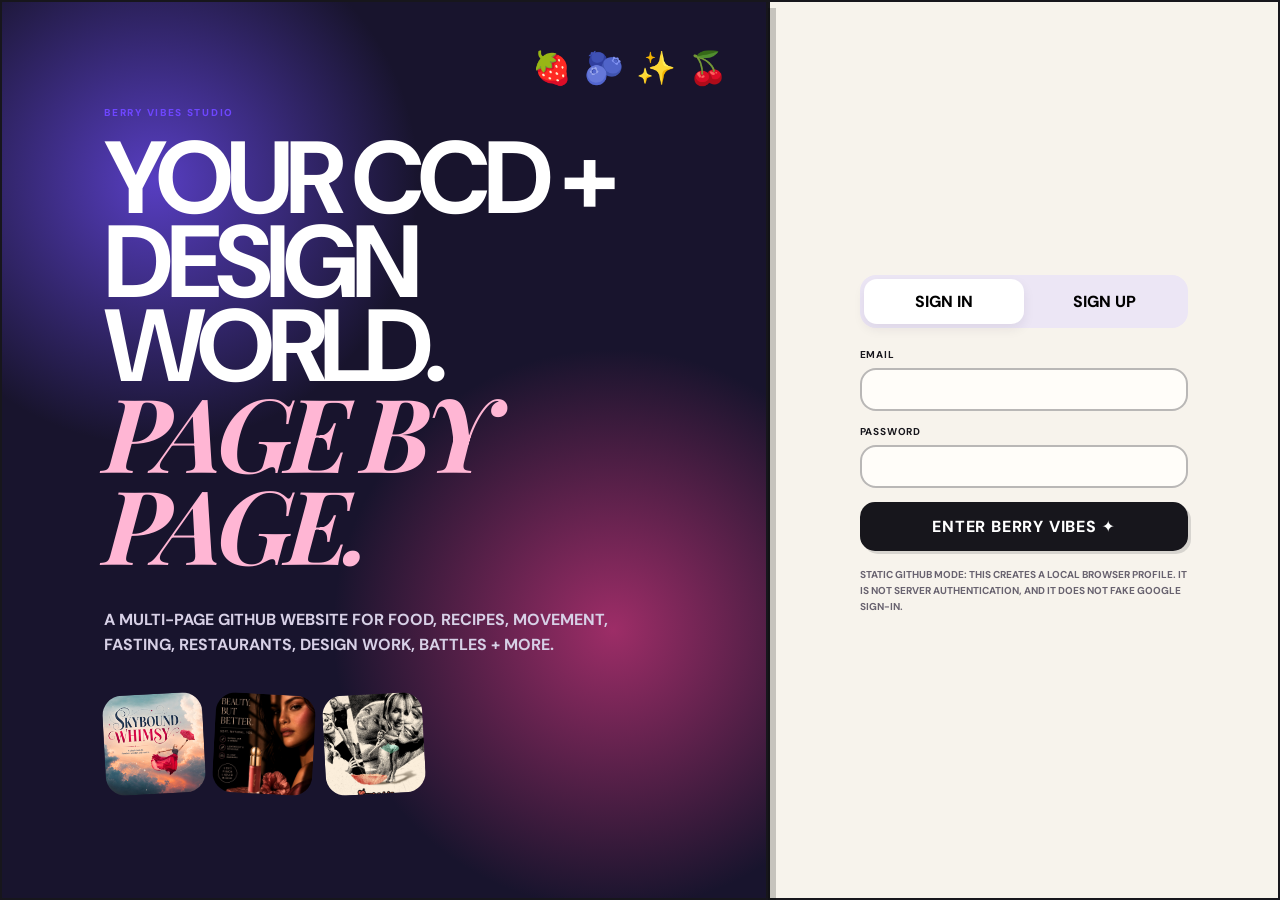
<file: index.html>
<!doctype html>
<html lang="en"><head><meta charset="utf-8"><meta name="viewport" content="width=device-width,initial-scale=1">
<meta name="theme-color" content="#6e46ff"><meta name="description" content="Berry Vibes Studio — playful multi-page Cozy Core Diet website.">
<title>TODAY, BUT MAKE IT BERRY. · Berry Vibes Studio</title>
<link rel="preconnect" href="https://fonts.googleapis.com"><link rel="preconnect" href="https://fonts.gstatic.com" crossorigin>
<link href="https://fonts.googleapis.com/css2?family=DM+Sans:wght@500;600;700;800&family=Playfair+Display:ital,wght@0,700;1,700&display=swap" rel="stylesheet">
<link rel="stylesheet" href="style.css"></head>
<body data-page="index">
<div class="grain" aria-hidden="true"></div><div class="cursor-glow" id="cursorGlow" aria-hidden="true"></div>
<header class="rail topbar kinetic-topbar">
  <a class="brand-lockup" href="index.html" aria-label="Berry Vibes Studio home"><span class="berry-mark">BV</span><span><b>BERRY VIBES</b><small>CCD × DESIGN STUDIO</small></span></a>
  <nav class="rail-nav" aria-label="Website pages"><a class="nav-link active" href="index.html"><span>✨</span><b>TODAY</b></a><a class="nav-link " href="foods.html"><span>🍽️</span><b>FOOD</b></a><a class="nav-link " href="recipes.html"><span>🧪</span><b>RECIPES</b></a><a class="nav-link " href="movement.html"><span>🚶🏽‍♀️</span><b>MOVE</b></a><a class="nav-link " href="fasting.html"><span>⏳</span><b>FAST</b></a><a class="nav-link " href="restaurants.html"><span>🍟</span><b>EAT OUT</b></a><a class="nav-link " href="battle.html"><span>🏆</span><b>BATTLE</b></a><a class="nav-link " href="shop.html"><span>🛍️</span><b>SHOP</b></a><a class="nav-link " href="facts.html"><span>💬</span><b>FACTS</b></a><a class="nav-link " href="about.html"><span>🎨</span><b>ABOUT</b></a><a class="nav-link " href="profile.html"><span>👤</span><b>PROFILE</b></a></nav>
  <div class="rail-foot"><a class="cart-mini" href="checkout.html" title="Checkout">🛒</a><button class="ghost-button compact" data-signout>↪ SIGN OUT</button></div>
</header>
<main class="page-shell">
  <header class="page-top"><div><span class="eyebrow" data-greeting>HELLO ✨</span><h1>TODAY, BUT MAKE IT BERRY.</h1><p>A focused dashboard — not a landing page. Your food, movement, water, fasting and next moves live here.</p></div><div class="profile-chip" data-profile-chip><span>🍓</span><b>BERRY PROFILE</b></div></header>
  
<section class="hero-panel dashboard-hero tilt-card"><div><span class="mini-kicker">DAILY BERRY BOARD</span><h2>YOUR DAY AT A GLANCE.</h2><p>Tap into another page when you want to log, build, compare, shop or customize. Nothing is crammed into one mega-page.</p></div><div class="orbit-badge"><span>✦</span><b id="todayDate">TODAY</b><small id="todayTime">--:--</small></div></section>

<section class="kinetic-playground panel" id="kineticPlayground">
  <div class="kinetic-copy"><span class="mini-kicker">PLAYABLE · NOT A GAME</span><h2>DRAG THE BERRY ORB.</h2><p>Move the orb around the board, tap a portal, or click the background for tiny sparkle bursts. It is pure interaction — no Berry Burst game.</p></div>
  <div class="orbit-board" id="orbitBoard" aria-label="Interactive draggable Berry Vibes orb"><button id="draggableBerry" class="draggable-berry" aria-label="Drag the berry orb">🍓<span>DRAG ME</span></button><i class="orbit-ring ring-a"></i><i class="orbit-ring ring-b"></i><i class="orbit-dot dot-a">✦</i><i class="orbit-dot dot-b">🫐</i><i class="orbit-dot dot-c">🍒</i></div>
</section>
<section class="stat-grid" id="dashboardStats"></section>
<section class="split-grid"><article class="panel"><div class="section-head"><div><span class="mini-kicker">HORIZONTAL MACRO TRACKER</span><h2>FOOD TOTALS</h2></div><span class="pill">2,100–2,150 KCAL REFERENCE</span></div><div id="macroBars" class="bars"></div><div class="maintenance-strip"><div><b id="maintenanceText">NO FOOD LOGGED YET.</b><small>MOVEMENT BURN STAYS SEPARATE.</small></div><div class="track"><span id="maintenanceFill"></span></div></div></article>
<article class="panel"><div class="section-head"><div><span class="mini-kicker">HORIZONTAL FOOD PYRAMID</span><h2>DAY MIX</h2></div><span class="pill mint">AUTO-SORTED</span></div><div id="pyramidBars" class="bars"></div></article></section>
<section class="panel"><div class="section-head"><div><span class="mini-kicker">AUTOMATIC CLICK-TIME LOGS</span><h2>RECENT ACTIVITY</h2></div><button class="ghost-button" id="clearToday">CLEAR TODAY</button></div><div id="recentLogs" class="log-list"></div></section>
<section class="panel choice-panel"><div class="section-head"><div><span class="mini-kicker">5 MULTIPLE CHOICES</span><h2>WHAT'S NEXT?</h2></div><span class="pill coral">PICK A PORTAL</span></div><div class="choice-grid"><a href="foods.html">A · LOG FOOD 🍽️</a><a href="recipes.html">B · BUILD A RECIPE 🧪</a><a href="movement.html">C · LOG MOVEMENT 🚶🏽‍♀️</a><a href="battle.html">D · START A BATTLE 🏆</a><a href="shop.html">E · BROWSE DESIGNS 🛍️</a></div></section>

  <footer class="make-footer"><span>🍓 ✦ 🫐 ✦ 🍒</span><strong>LET'S MAKE... 😋😍😎</strong></footer>
</main>
<div class="toast" id="toast" role="status" aria-live="polite"></div>
<script src="script.js"></script></body></html>
</file>
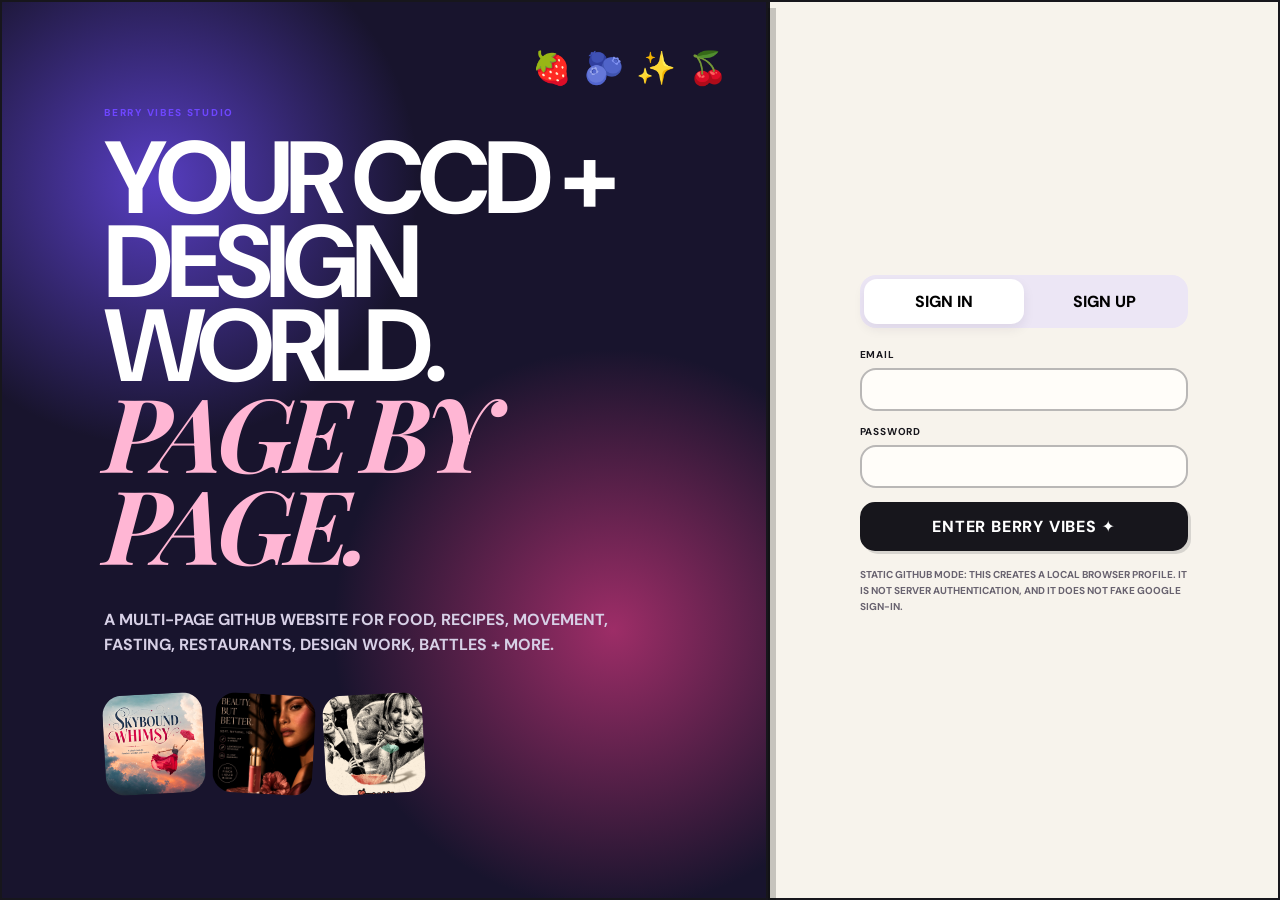
<file: about.html>
<!doctype html>
<html lang="en"><head><meta charset="utf-8"><meta name="viewport" content="width=device-width,initial-scale=1">
<meta name="theme-color" content="#6e46ff"><meta name="description" content="About Berry Vibes Studio — graphic design, interaction and Cozy Core Diet systems.">
<title>ABOUT BERRY VIBES STUDIO · Berry Vibes Studio</title>
<link rel="preconnect" href="https://fonts.googleapis.com"><link rel="preconnect" href="https://fonts.gstatic.com" crossorigin>
<link href="https://fonts.googleapis.com/css2?family=DM+Sans:wght@500;600;700;800&family=Playfair+Display:ital,wght@0,700;1,700&display=swap" rel="stylesheet">
<link rel="stylesheet" href="style.css"></head><body data-page="about">
<div class="grain" aria-hidden="true"></div><div class="cursor-glow" id="cursorGlow" aria-hidden="true"></div>
<header class="rail topbar kinetic-topbar">
  <a class="brand-lockup" href="index.html" aria-label="Berry Vibes Studio home"><span class="berry-mark">BV</span><span><b>BERRY VIBES</b><small>CCD × DESIGN STUDIO</small></span></a>
  <nav class="rail-nav" aria-label="Website pages"><a class="nav-link " href="index.html"><span>✨</span><b>TODAY</b></a><a class="nav-link " href="foods.html"><span>🍽️</span><b>FOOD</b></a><a class="nav-link " href="recipes.html"><span>🧪</span><b>RECIPES</b></a><a class="nav-link " href="movement.html"><span>🚶🏽‍♀️</span><b>MOVE</b></a><a class="nav-link " href="fasting.html"><span>⏳</span><b>FAST</b></a><a class="nav-link " href="restaurants.html"><span>🍟</span><b>EAT OUT</b></a><a class="nav-link " href="battle.html"><span>🏆</span><b>BATTLE</b></a><a class="nav-link " href="shop.html"><span>🛍️</span><b>SHOP</b></a><a class="nav-link " href="facts.html"><span>💬</span><b>FACTS</b></a><a class="nav-link active" href="about.html"><span>🎨</span><b>ABOUT</b></a><a class="nav-link " href="profile.html"><span>👤</span><b>PROFILE</b></a></nav>
  <div class="rail-foot"><a class="cart-mini" href="checkout.html" title="Checkout">🛒</a><button class="ghost-button compact" data-signout>↪ SIGN OUT</button></div>
</header>
<main class="page-shell">
<header class="page-top"><div><span class="eyebrow" data-greeting>HELLO ✨</span><h1>ABOUT BERRY VIBES STUDIO.</h1><p>A creative studio where graphic design, visual storytelling, playful web interaction and Cozy Core Diet systems live in the same world.</p></div><div class="profile-chip" data-profile-chip><span>🍓</span><b>BERRY PROFILE</b></div></header>
<section class="panel about-stage"><div class="about-copy"><span class="mini-kicker">DANIELLE JULIAN · FOUNDER / DESIGNER</span><h2>DESIGN THAT MOVES. SYSTEMS THAT FEEL HUMAN.</h2><p>Berry Vibes Studio blends brand design, advertising, typography, image compositing, coded interactions and the CCD food-tracking universe. This page uses standalone artwork files from your chat archive — no presentation-page screenshots.</p><div class="bio-tags"><span>GRAPHIC DESIGN</span><span>UX/UI</span><span>BRANDING</span><span>WEB</span><span>ADVERTISING</span><span>HTML/CSS/JS</span></div></div>
<div class="about-collage" aria-label="Berry Vibes Studio artwork collage"><img src="assets/chat-designs/current/expresso.png" alt="Expresso poster"><img src="assets/chat-designs/current/rare-beauty-soft-pinch.jpg" alt="Rare Beauty concept"><img src="assets/chat-designs/starbucks-strato.webp" alt="Starbucks concept"><img src="assets/chat-designs/current/lunar-tree.jpg" alt="Lunar tree artwork"></div></section>
<section class="studio-strip"><figure><img src="assets/chat-designs/current/skybound-whimsy-current.jpg" alt="Skybound Whimsy"><figcaption>SKYBOUND WHIMSY</figcaption></figure><figure><img src="assets/chat-designs/current/coca-cola-octopus.jpg" alt="Coca-Cola octopus concept"><figcaption>COCA-COLA OCTOPUS</figcaption></figure><figure><img src="assets/chat-designs/current/monster-energy-hand.jpg" alt="Monster Energy hand concept"><figcaption>MONSTER ENERGY</figcaption></figure><figure><img src="assets/chat-designs/current/summer-alternative-sounds.jpg" alt="Summer Alternative Sounds poster"><figcaption>SUMMER ALTERNATIVE SOUNDS</figcaption></figure></section>
<section class="split-grid"><article class="panel"><span class="mini-kicker">THE CCD SIDE</span><h2>COZY CORE DIET</h2><p>CCD is the comfort-food engineering side: recovered recipe cards, food + SOTD logs, fasting presets, movement presets, restaurant cards, horizontal macro charts, food pyramid tracking and the recipe-builder lab.</p></article><article class="panel"><span class="mini-kicker">THE DESIGN SIDE</span><h2>THE STUDIO</h2><p>The design archive spans campaigns, logos, posters, luxury studies, food advertising, beverage concepts, sports work, culture jamming, experimental image-making and coded experiences.</p></article></section>
<footer class="make-footer"><span>🍓 ✦ 🫐 ✦ 🍒</span><strong>LET'S MAKE... 😋😍😎</strong></footer></main>
<div class="toast" id="toast" role="status" aria-live="polite"></div><script src="script.js"></script></body></html>
</file>
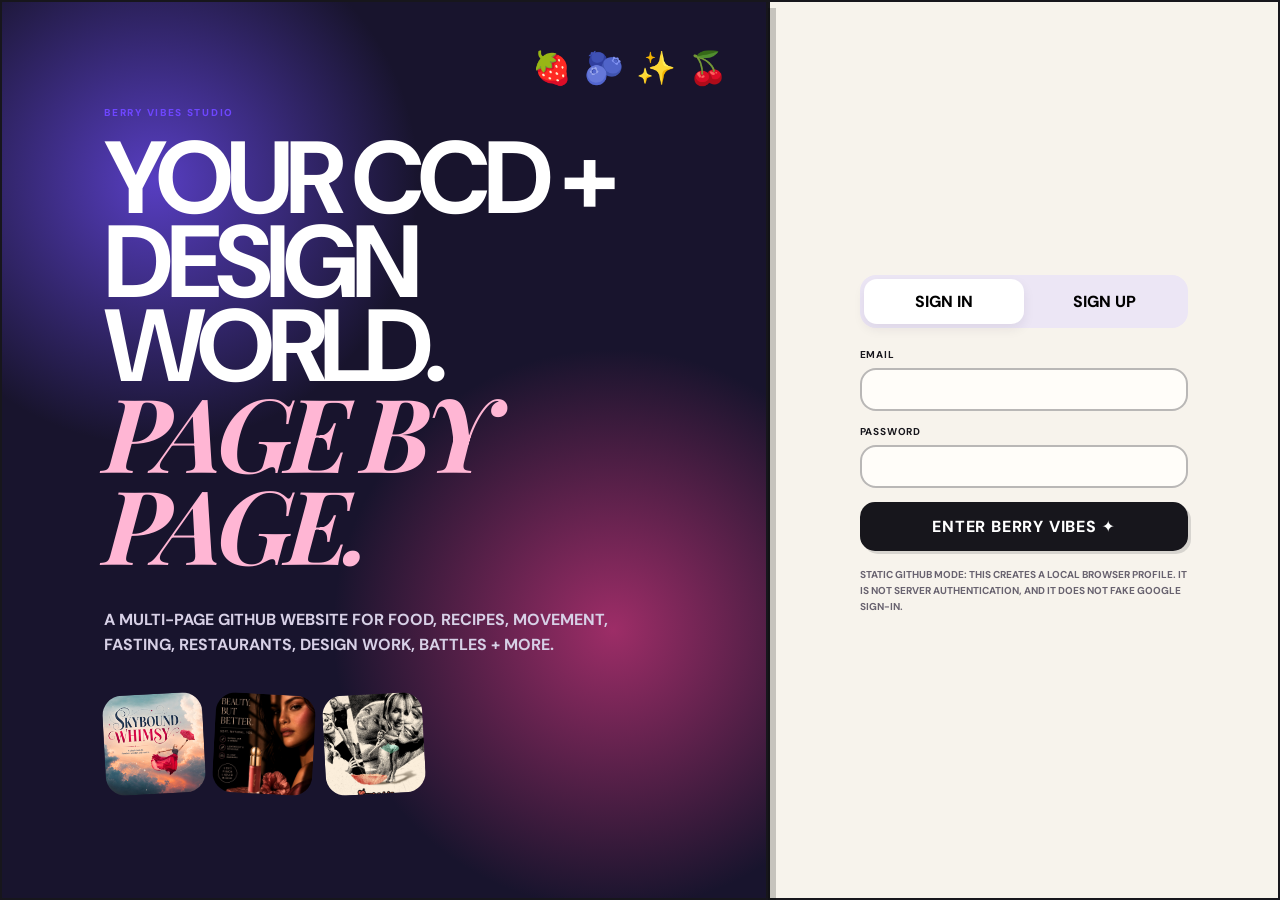
<file: battle.html>
<!doctype html>
<html lang="en"><head><meta charset="utf-8"><meta name="viewport" content="width=device-width,initial-scale=1">
<meta name="theme-color" content="#6e46ff"><meta name="description" content="Berry Vibes Studio — playful multi-page Cozy Core Diet website.">
<title>FOOD COMPARISON BATTLE. · Berry Vibes Studio</title>
<link rel="preconnect" href="https://fonts.googleapis.com"><link rel="preconnect" href="https://fonts.gstatic.com" crossorigin>
<link href="https://fonts.googleapis.com/css2?family=DM+Sans:wght@500;600;700;800&family=Playfair+Display:ital,wght@0,700;1,700&display=swap" rel="stylesheet">
<link rel="stylesheet" href="style.css"></head>
<body data-page="battle">
<div class="grain" aria-hidden="true"></div><div class="cursor-glow" id="cursorGlow" aria-hidden="true"></div>
<header class="rail topbar kinetic-topbar">
  <a class="brand-lockup" href="index.html" aria-label="Berry Vibes Studio home"><span class="berry-mark">BV</span><span><b>BERRY VIBES</b><small>CCD × DESIGN STUDIO</small></span></a>
  <nav class="rail-nav" aria-label="Website pages"><a class="nav-link " href="index.html"><span>✨</span><b>TODAY</b></a><a class="nav-link " href="foods.html"><span>🍽️</span><b>FOOD</b></a><a class="nav-link " href="recipes.html"><span>🧪</span><b>RECIPES</b></a><a class="nav-link " href="movement.html"><span>🚶🏽‍♀️</span><b>MOVE</b></a><a class="nav-link " href="fasting.html"><span>⏳</span><b>FAST</b></a><a class="nav-link " href="restaurants.html"><span>🍟</span><b>EAT OUT</b></a><a class="nav-link active" href="battle.html"><span>🏆</span><b>BATTLE</b></a><a class="nav-link " href="shop.html"><span>🛍️</span><b>SHOP</b></a><a class="nav-link " href="facts.html"><span>💬</span><b>FACTS</b></a><a class="nav-link " href="about.html"><span>🎨</span><b>ABOUT</b></a><a class="nav-link " href="profile.html"><span>👤</span><b>PROFILE</b></a></nav>
  <div class="rail-foot"><a class="cart-mini" href="checkout.html" title="Checkout">🛒</a><button class="ghost-button compact" data-signout>↪ SIGN OUT</button></div>
</header>
<main class="page-shell">
  <header class="page-top"><div><span class="eyebrow" data-greeting>HELLO ✨</span><h1>FOOD COMPARISON BATTLE.</h1><p>Pick two CCD foods, choose the battle rule, then launch the showdown. The winner is based only on the visible metric you selected.</p></div><div class="profile-chip" data-profile-chip><span>🍓</span><b>BERRY PROFILE</b></div></header>
  
<section class="battle-stage panel"><div class="battle-controls"><div><label>PLAYER A<select class="control" id="battleA"></select></label></div><div class="versus">VS</div><div><label>PLAYER B<select class="control" id="battleB"></select></label></div></div><div class="battle-mode"><button data-battle-mode="protein" class="active">💪🏽 PROTEIN POWER</button><button data-battle-mode="fiber">🌾 FIBER FLEX</button><button data-battle-mode="calories">🔥 LOWER CALORIES</button><button data-battle-mode="density">✨ PROTEIN + FIBER / 100 KCAL</button></div><button class="primary-button battle-launch" id="battleLaunch">LAUNCH BATTLE 🏆</button><div id="battleArena" class="battle-arena"></div></section>
<section class="panel"><div class="section-head"><div><span class="mini-kicker">HORIZONTAL COMPARISON</span><h2>BATTLE BREAKDOWN</h2></div><span class="pill coral">TRANSPARENT RULES</span></div><div id="battleBars" class="bars"></div></section>

  <footer class="make-footer"><span>🍓 ✦ 🫐 ✦ 🍒</span><strong>LET'S MAKE... 😋😍😎</strong></footer>
</main>
<div class="toast" id="toast" role="status" aria-live="polite"></div>
<script src="script.js"></script></body></html>
</file>
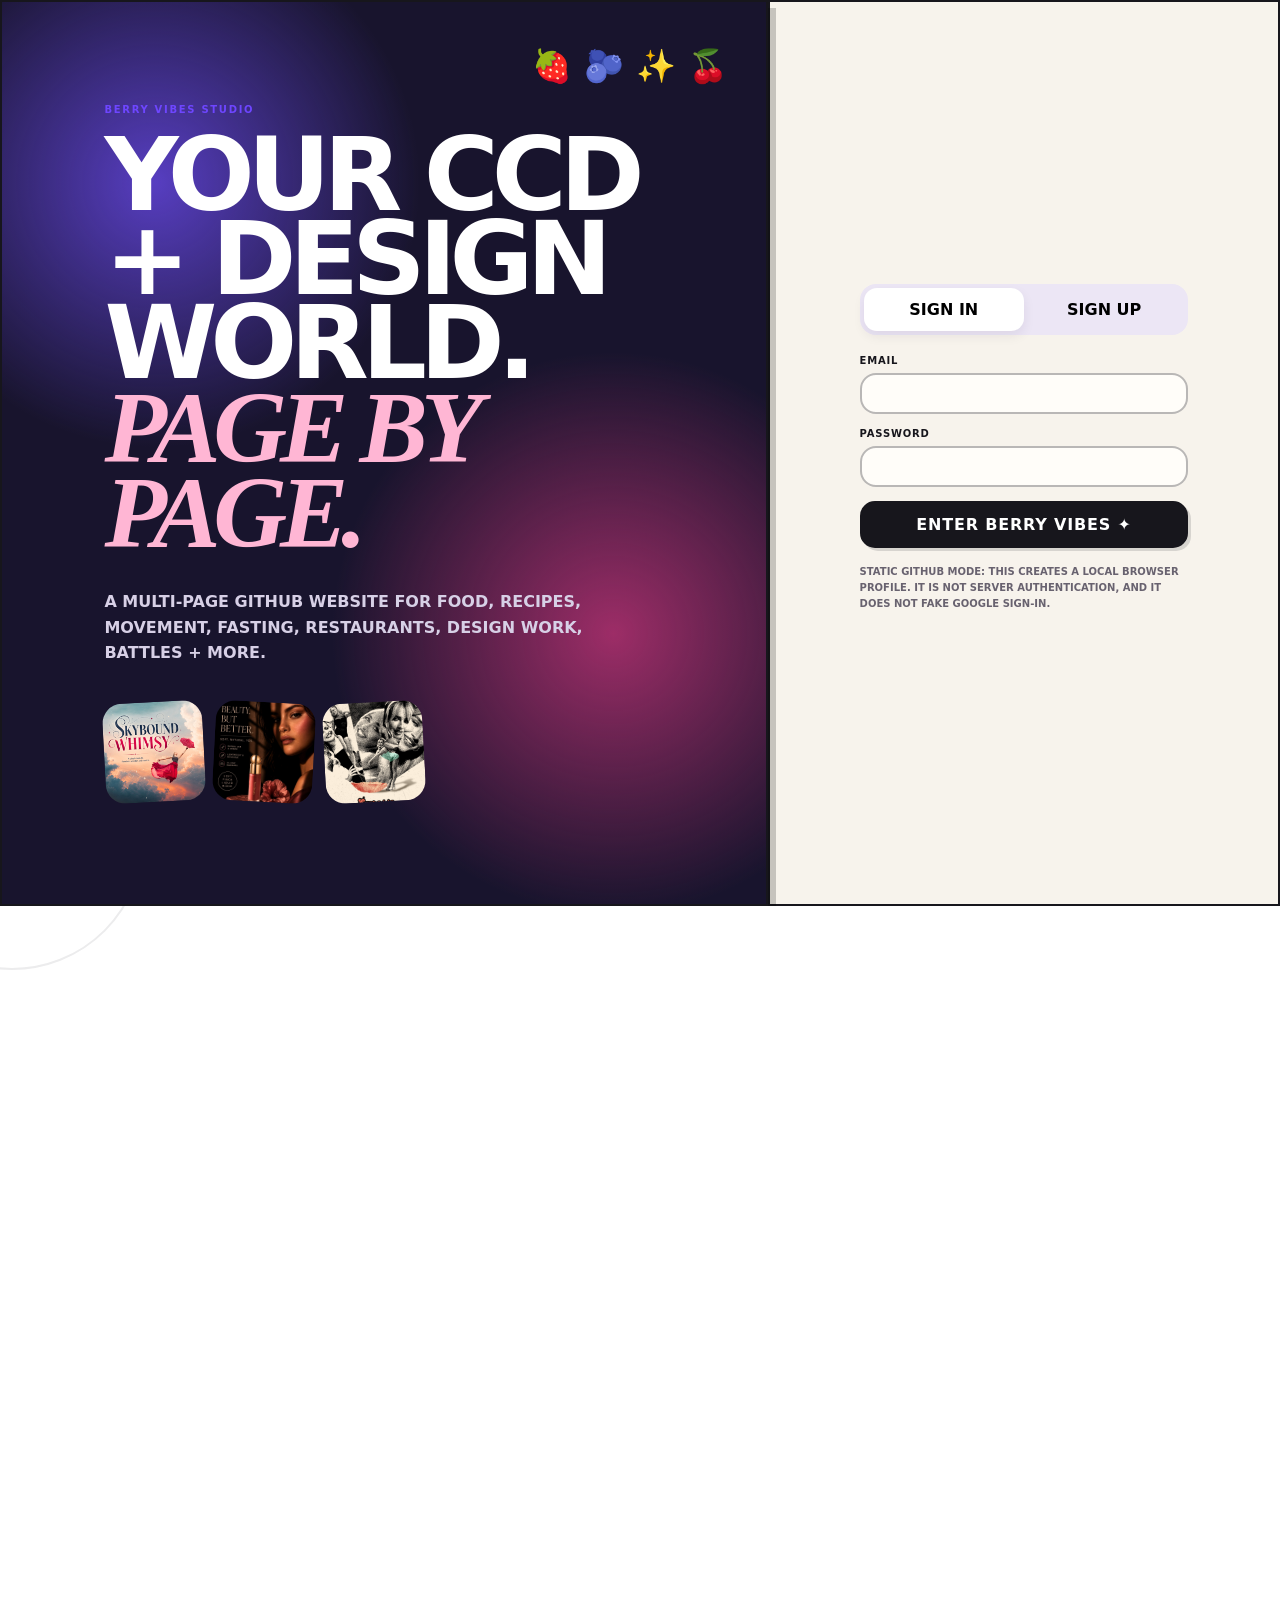
<file: bio.html>
<!doctype html><html><head><meta charset="utf-8"><meta http-equiv="refresh" content="0; url=about.html"><title>Berry Vibes Studio</title></head><body><a href="about.html">Open About Berry Vibes Studio</a></body></html>
</file>
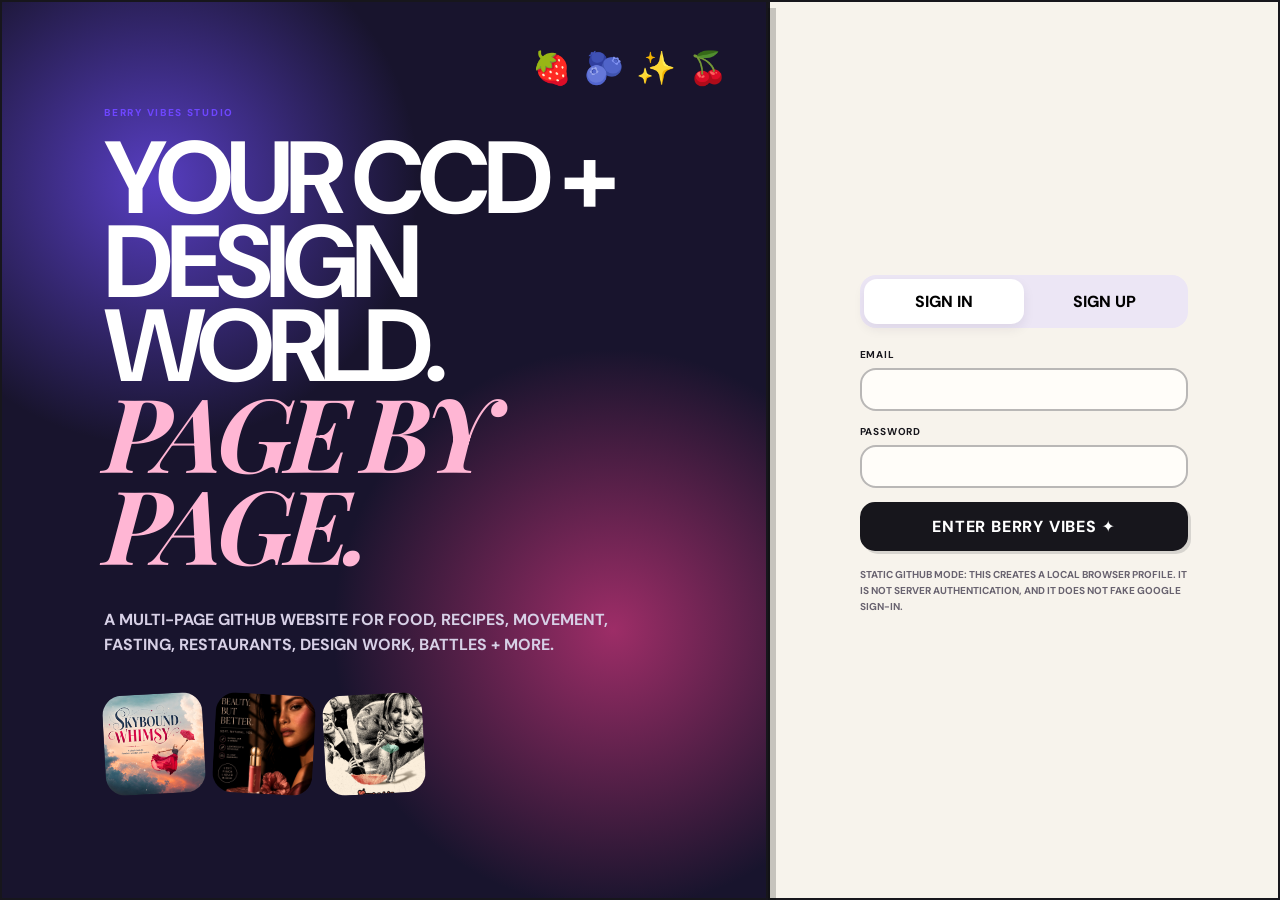
<file: checkout.html>
<!doctype html><html lang="en"><head><meta charset="utf-8"><meta name="viewport" content="width=device-width,initial-scale=1"><meta name="theme-color" content="#6e46ff"><meta name="description" content="Berry Vibes Studio design shop checkout preview."><title>CHECKOUT · Berry Vibes Studio</title><link rel="preconnect" href="https://fonts.googleapis.com"><link rel="preconnect" href="https://fonts.gstatic.com" crossorigin><link href="https://fonts.googleapis.com/css2?family=DM+Sans:wght@500;600;700;800&family=Playfair+Display:ital,wght@0,700;1,700&display=swap" rel="stylesheet"><link rel="stylesheet" href="style.css"></head><body data-page="checkout"><div class="grain"></div><div class="cursor-glow" id="cursorGlow"></div><header class="rail topbar kinetic-topbar">
  <a class="brand-lockup" href="index.html" aria-label="Berry Vibes Studio home"><span class="berry-mark">BV</span><span><b>BERRY VIBES</b><small>CCD × DESIGN STUDIO</small></span></a>
  <nav class="rail-nav" aria-label="Website pages"><a class="nav-link " href="index.html"><span>✨</span><b>TODAY</b></a><a class="nav-link " href="foods.html"><span>🍽️</span><b>FOOD</b></a><a class="nav-link " href="recipes.html"><span>🧪</span><b>RECIPES</b></a><a class="nav-link " href="movement.html"><span>🚶🏽‍♀️</span><b>MOVE</b></a><a class="nav-link " href="fasting.html"><span>⏳</span><b>FAST</b></a><a class="nav-link " href="restaurants.html"><span>🍟</span><b>EAT OUT</b></a><a class="nav-link " href="battle.html"><span>🏆</span><b>BATTLE</b></a><a class="nav-link active" href="shop.html"><span>🛍️</span><b>SHOP</b></a><a class="nav-link " href="facts.html"><span>💬</span><b>FACTS</b></a><a class="nav-link " href="about.html"><span>🎨</span><b>ABOUT</b></a><a class="nav-link " href="profile.html"><span>👤</span><b>PROFILE</b></a></nav>
  <div class="rail-foot"><a class="cart-mini" href="checkout.html" title="Checkout">🛒</a><button class="ghost-button compact" data-signout>↪ SIGN OUT</button></div>
</header><main class="page-shell"><header class="page-top"><div><span class="eyebrow" data-greeting>HELLO ✨</span><h1>CHECKOUT, BUT KEEP IT CUTE.</h1><p>A real separate checkout page for your design shop. This GitHub-static version creates a local order preview and never collects card numbers.</p></div><div class="profile-chip" data-profile-chip><span>🛍️</span><b>CHECKOUT</b></div></header><section class="checkout-layout"><article class="panel"><div class="section-head"><div><span class="mini-kicker">YOUR CART</span><h2>ORDER SUMMARY</h2></div><a href="shop.html" class="pill">← KEEP SHOPPING</a></div><div id="checkoutItems" class="checkout-items"></div><div class="checkout-totals" id="checkoutTotals"></div></article><article class="panel checkout-form-card"><div class="section-head"><div><span class="mini-kicker">DELIVERY DETAILS</span><h2>CHECKOUT DETAILS</h2></div></div><form id="checkoutForm" class="profile-form"><label>NAME<input class="control" id="checkoutName" required></label><label>EMAIL<input class="control" id="checkoutEmail" type="email" required></label><label>DELIVERY NOTE / LICENSE NOTE<textarea class="control" id="checkoutNote" rows="3" placeholder="OPTIONAL"></textarea></label><button class="primary-button wide" type="submit">PLACE LOCAL PREVIEW ORDER ✦</button><p class="auth-note">STATIC GITHUB CHECKOUT PREVIEW: NO CARD DATA IS COLLECTED. FOR REAL SALES, CONNECT A HOSTED PAYMENT PROVIDER LATER.</p></form><div id="orderConfirmation" class="order-confirmation" hidden></div></article></section><footer class="make-footer"><span>🍓 ✦ 🫐 ✦ 🍒</span><strong>LET'S MAKE... 😋😍😎</strong></footer></main><div class="toast" id="toast"></div><script src="script.js"></script></body></html>
</file>
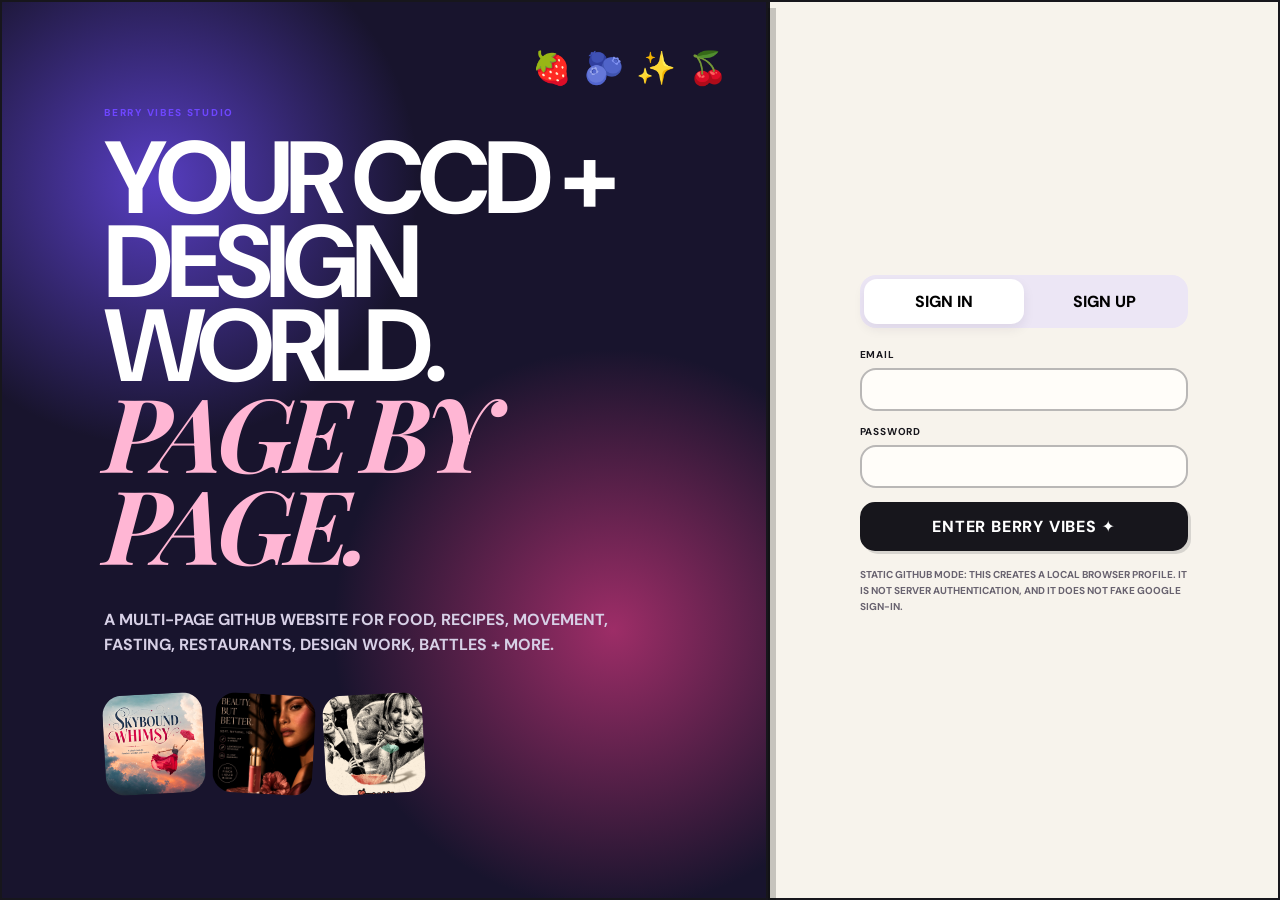
<file: facts.html>
<!doctype html>
<html lang="en"><head><meta charset="utf-8"><meta name="viewport" content="width=device-width,initial-scale=1">
<meta name="theme-color" content="#6e46ff"><meta name="description" content="Berry Vibes Studio — playful multi-page Cozy Core Diet website.">
<title>THREE FUN FACTS + CCD ONE-LINERS. · Berry Vibes Studio</title>
<link rel="preconnect" href="https://fonts.googleapis.com"><link rel="preconnect" href="https://fonts.gstatic.com" crossorigin>
<link href="https://fonts.googleapis.com/css2?family=DM+Sans:wght@500;600;700;800&family=Playfair+Display:ital,wght@0,700;1,700&display=swap" rel="stylesheet">
<link rel="stylesheet" href="style.css"></head>
<body data-page="facts">
<div class="grain" aria-hidden="true"></div><div class="cursor-glow" id="cursorGlow" aria-hidden="true"></div>
<header class="rail topbar kinetic-topbar">
  <a class="brand-lockup" href="index.html" aria-label="Berry Vibes Studio home"><span class="berry-mark">BV</span><span><b>BERRY VIBES</b><small>CCD × DESIGN STUDIO</small></span></a>
  <nav class="rail-nav" aria-label="Website pages"><a class="nav-link " href="index.html"><span>✨</span><b>TODAY</b></a><a class="nav-link " href="foods.html"><span>🍽️</span><b>FOOD</b></a><a class="nav-link " href="recipes.html"><span>🧪</span><b>RECIPES</b></a><a class="nav-link " href="movement.html"><span>🚶🏽‍♀️</span><b>MOVE</b></a><a class="nav-link " href="fasting.html"><span>⏳</span><b>FAST</b></a><a class="nav-link " href="restaurants.html"><span>🍟</span><b>EAT OUT</b></a><a class="nav-link " href="battle.html"><span>🏆</span><b>BATTLE</b></a><a class="nav-link " href="shop.html"><span>🛍️</span><b>SHOP</b></a><a class="nav-link active" href="facts.html"><span>💬</span><b>FACTS</b></a><a class="nav-link " href="about.html"><span>🎨</span><b>ABOUT</b></a><a class="nav-link " href="profile.html"><span>👤</span><b>PROFILE</b></a></nav>
  <div class="rail-foot"><a class="cart-mini" href="checkout.html" title="Checkout">🛒</a><button class="ghost-button compact" data-signout>↪ SIGN OUT</button></div>
</header>
<main class="page-shell">
  <header class="page-top"><div><span class="eyebrow" data-greeting>HELLO ✨</span><h1>THREE FUN FACTS + CCD ONE-LINERS.</h1><p>Search a recipe and get three quick lines about nutrition, texture and what to expect. Exercise one-liners live here too.</p></div><div class="profile-chip" data-profile-chip><span>🍓</span><b>BERRY PROFILE</b></div></header>
  
<section class="panel"><div class="section-head"><div><span class="mini-kicker">RECIPE ONE-LINERS</span><h2>CCD FACT DECK</h2></div><span class="pill">3 PER RECIPE</span></div><div class="filter-row"><input class="control" id="factSearch" placeholder="SEARCH A CCD FOOD..."><select class="control" id="factGroup"><option value="all">ALL CCD WORLDS</option></select></div><div id="factGrid" class="fact-grid"></div><button class="wide-button" id="loadMoreFacts">SHOW MORE FACT CARDS ✦</button></section>
<section class="panel"><div class="section-head"><div><span class="mini-kicker">MOVEMENT ONE-LINERS</span><h2>EXERCISE FACTS</h2></div></div><div id="exerciseFacts" class="movement-grid"></div></section>

  <footer class="make-footer"><span>🍓 ✦ 🫐 ✦ 🍒</span><strong>LET'S MAKE... 😋😍😎</strong></footer>
</main>
<div class="toast" id="toast" role="status" aria-live="polite"></div>
<script src="script.js"></script></body></html>
</file>
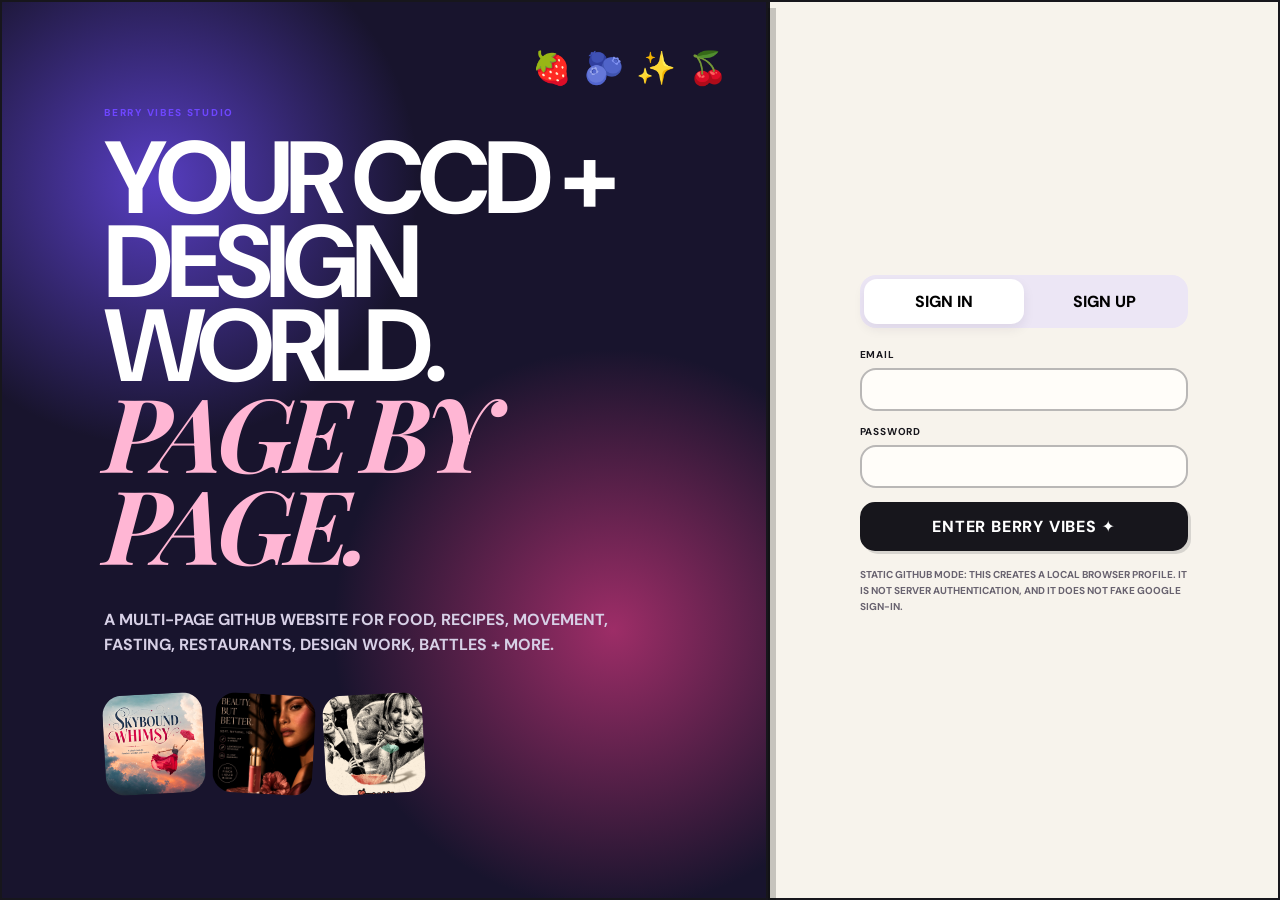
<file: fasting.html>
<!doctype html>
<html lang="en"><head><meta charset="utf-8"><meta name="viewport" content="width=device-width,initial-scale=1">
<meta name="theme-color" content="#6e46ff"><meta name="description" content="Berry Vibes Studio — playful multi-page Cozy Core Diet website.">
<title>FASTING PRESETS + AUTO TIMESTAMPS. · Berry Vibes Studio</title>
<link rel="preconnect" href="https://fonts.googleapis.com"><link rel="preconnect" href="https://fonts.gstatic.com" crossorigin>
<link href="https://fonts.googleapis.com/css2?family=DM+Sans:wght@500;600;700;800&family=Playfair+Display:ital,wght@0,700;1,700&display=swap" rel="stylesheet">
<link rel="stylesheet" href="style.css"></head>
<body data-page="fasting">
<div class="grain" aria-hidden="true"></div><div class="cursor-glow" id="cursorGlow" aria-hidden="true"></div>
<header class="rail topbar kinetic-topbar">
  <a class="brand-lockup" href="index.html" aria-label="Berry Vibes Studio home"><span class="berry-mark">BV</span><span><b>BERRY VIBES</b><small>CCD × DESIGN STUDIO</small></span></a>
  <nav class="rail-nav" aria-label="Website pages"><a class="nav-link " href="index.html"><span>✨</span><b>TODAY</b></a><a class="nav-link " href="foods.html"><span>🍽️</span><b>FOOD</b></a><a class="nav-link " href="recipes.html"><span>🧪</span><b>RECIPES</b></a><a class="nav-link " href="movement.html"><span>🚶🏽‍♀️</span><b>MOVE</b></a><a class="nav-link active" href="fasting.html"><span>⏳</span><b>FAST</b></a><a class="nav-link " href="restaurants.html"><span>🍟</span><b>EAT OUT</b></a><a class="nav-link " href="battle.html"><span>🏆</span><b>BATTLE</b></a><a class="nav-link " href="shop.html"><span>🛍️</span><b>SHOP</b></a><a class="nav-link " href="facts.html"><span>💬</span><b>FACTS</b></a><a class="nav-link " href="about.html"><span>🎨</span><b>ABOUT</b></a><a class="nav-link " href="profile.html"><span>👤</span><b>PROFILE</b></a></nav>
  <div class="rail-foot"><a class="cart-mini" href="checkout.html" title="Checkout">🛒</a><button class="ghost-button compact" data-signout>↪ SIGN OUT</button></div>
</header>
<main class="page-shell">
  <header class="page-top"><div><span class="eyebrow" data-greeting>HELLO ✨</span><h1>FASTING PRESETS + AUTO TIMESTAMPS.</h1><p>Pick a fasting style, then use Start Now / Break Now. The website captures the current time for you — no manual clock entry.</p></div><div class="profile-chip" data-profile-chip><span>🍓</span><b>BERRY PROFILE</b></div></header>
  
<section class="panel"><div class="section-head"><div><span class="mini-kicker">CHOOSE A FAST STYLE</span><h2>FASTING DECK</h2></div><span class="pill coral" id="fastSelected">16:8 SELECTED</span></div><div id="fastGrid" class="fast-grid"></div></section>
<section class="split-grid"><article class="panel fast-status"><div class="fast-ring" id="fastRing"><span>⏳</span></div><div><span class="mini-kicker">CURRENT FAST</span><h2 id="fastStatusTitle">NOT STARTED</h2><p id="fastStatusText">CHOOSE A PRESET AND TAP START FAST NOW.</p><div class="button-row"><button class="primary-button" id="startFast">START FAST NOW</button><button class="ghost-button" id="breakFast">BREAK FAST NOW</button></div></div></article><article class="panel"><div class="section-head"><div><span class="mini-kicker">AUTOMATIC TIME STAMPS</span><h2>FAST HISTORY</h2></div></div><div id="fastHistory" class="log-list"></div></article></section>

  <footer class="make-footer"><span>🍓 ✦ 🫐 ✦ 🍒</span><strong>LET'S MAKE... 😋😍😎</strong></footer>
</main>
<div class="toast" id="toast" role="status" aria-live="polite"></div>
<script src="script.js"></script></body></html>
</file>
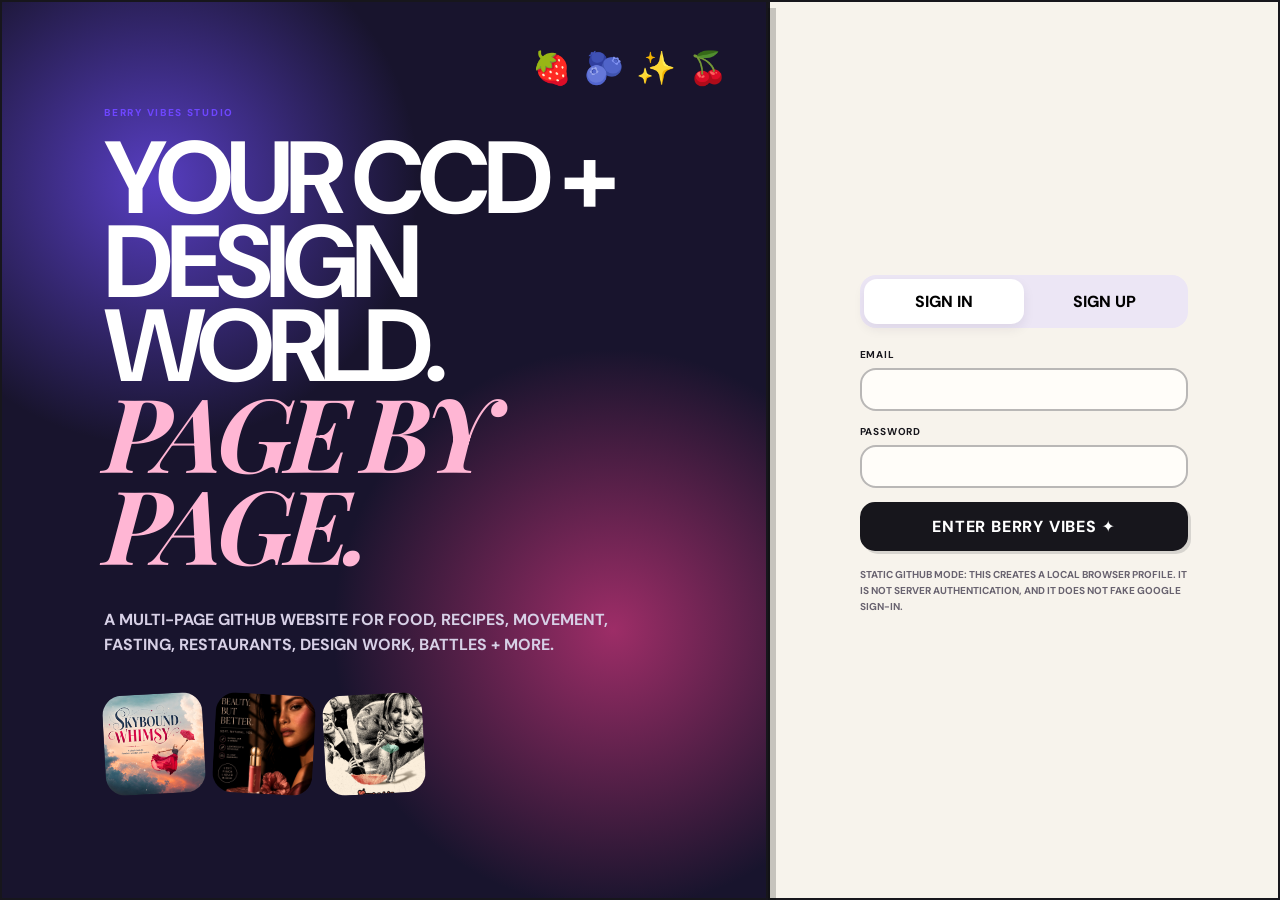
<file: foods.html>
<!doctype html>
<html lang="en"><head><meta charset="utf-8"><meta name="viewport" content="width=device-width,initial-scale=1">
<meta name="theme-color" content="#6e46ff"><meta name="description" content="Berry Vibes Studio — playful multi-page Cozy Core Diet website.">
<title>FOOD + SOTD LOGBOOK. · Berry Vibes Studio</title>
<link rel="preconnect" href="https://fonts.googleapis.com"><link rel="preconnect" href="https://fonts.gstatic.com" crossorigin>
<link href="https://fonts.googleapis.com/css2?family=DM+Sans:wght@500;600;700;800&family=Playfair+Display:ital,wght@0,700;1,700&display=swap" rel="stylesheet">
<link rel="stylesheet" href="style.css"></head>
<body data-page="foods">
<div class="grain" aria-hidden="true"></div><div class="cursor-glow" id="cursorGlow" aria-hidden="true"></div>
<header class="rail topbar kinetic-topbar">
  <a class="brand-lockup" href="index.html" aria-label="Berry Vibes Studio home"><span class="berry-mark">BV</span><span><b>BERRY VIBES</b><small>CCD × DESIGN STUDIO</small></span></a>
  <nav class="rail-nav" aria-label="Website pages"><a class="nav-link " href="index.html"><span>✨</span><b>TODAY</b></a><a class="nav-link active" href="foods.html"><span>🍽️</span><b>FOOD</b></a><a class="nav-link " href="recipes.html"><span>🧪</span><b>RECIPES</b></a><a class="nav-link " href="movement.html"><span>🚶🏽‍♀️</span><b>MOVE</b></a><a class="nav-link " href="fasting.html"><span>⏳</span><b>FAST</b></a><a class="nav-link " href="restaurants.html"><span>🍟</span><b>EAT OUT</b></a><a class="nav-link " href="battle.html"><span>🏆</span><b>BATTLE</b></a><a class="nav-link " href="shop.html"><span>🛍️</span><b>SHOP</b></a><a class="nav-link " href="facts.html"><span>💬</span><b>FACTS</b></a><a class="nav-link " href="about.html"><span>🎨</span><b>ABOUT</b></a><a class="nav-link " href="profile.html"><span>👤</span><b>PROFILE</b></a></nav>
  <div class="rail-foot"><a class="cart-mini" href="checkout.html" title="Checkout">🛒</a><button class="ghost-button compact" data-signout>↪ SIGN OUT</button></div>
</header>
<main class="page-shell">
  <header class="page-top"><div><span class="eyebrow" data-greeting>HELLO ✨</span><h1>FOOD + SOTD LOGBOOK.</h1><p>Browse the recovered CCD archive, sweet + savory + Sunday home-cooked entries, snack-of-the-day presets, and water — with no manual macro typing.</p></div><div class="profile-chip" data-profile-chip><span>🍓</span><b>BERRY PROFILE</b></div></header>
  
<section class="panel"><div class="section-head"><div><span class="mini-kicker">220+ RECOVERED FOOD / CCD ENTRIES</span><h2>FOOD VAULT</h2></div><span class="pill">AUTO NUTRITION</span></div><div class="filter-row"><input class="control" id="foodSearch" placeholder="SEARCH PANCAKES, PHILLY, SUNDAY, CHOCOLATE..."><select class="control" id="foodGroup"><option value="all">ALL WORLDS</option></select></div><div class="card-grid food-grid" id="foodGrid"></div><button class="wide-button" id="loadMoreFood">SHOW MORE FOOD CARDS ✦</button></section>
<section class="split-grid"><article class="panel sotd-zone"><div class="section-head"><div><span class="mini-kicker">SNACK OF THE DAY · NO MACRO ENTRY</span><h2>SOTD DECK</h2></div><span class="pill coral">17 PRESETS</span></div><div id="sotdGrid" class="sotd-grid"></div></article><article class="panel"><div class="section-head"><div><span class="mini-kicker">WATER QUICK LOG</span><h2>HYDRATION</h2></div><span class="pill mint" id="waterTotal">0 OZ</span></div><div class="water-visual"><div class="water-orb" id="waterOrb"><b>0</b><span>OZ</span></div><div class="water-actions"><button data-water="8">+ 8 OZ</button><button data-water="12">+ 12 OZ</button><button data-water="16.9">+ 16.9 OZ</button><button data-water="24">+ 24 OZ</button></div></div></article></section>
<dialog id="foodDialog" class="dialog"><button class="dialog-x" data-close-dialog>×</button><div id="foodDialogBody"></div></dialog>

  <footer class="make-footer"><span>🍓 ✦ 🫐 ✦ 🍒</span><strong>LET'S MAKE... 😋😍😎</strong></footer>
</main>
<div class="toast" id="toast" role="status" aria-live="polite"></div>
<script src="script.js"></script></body></html>
</file>
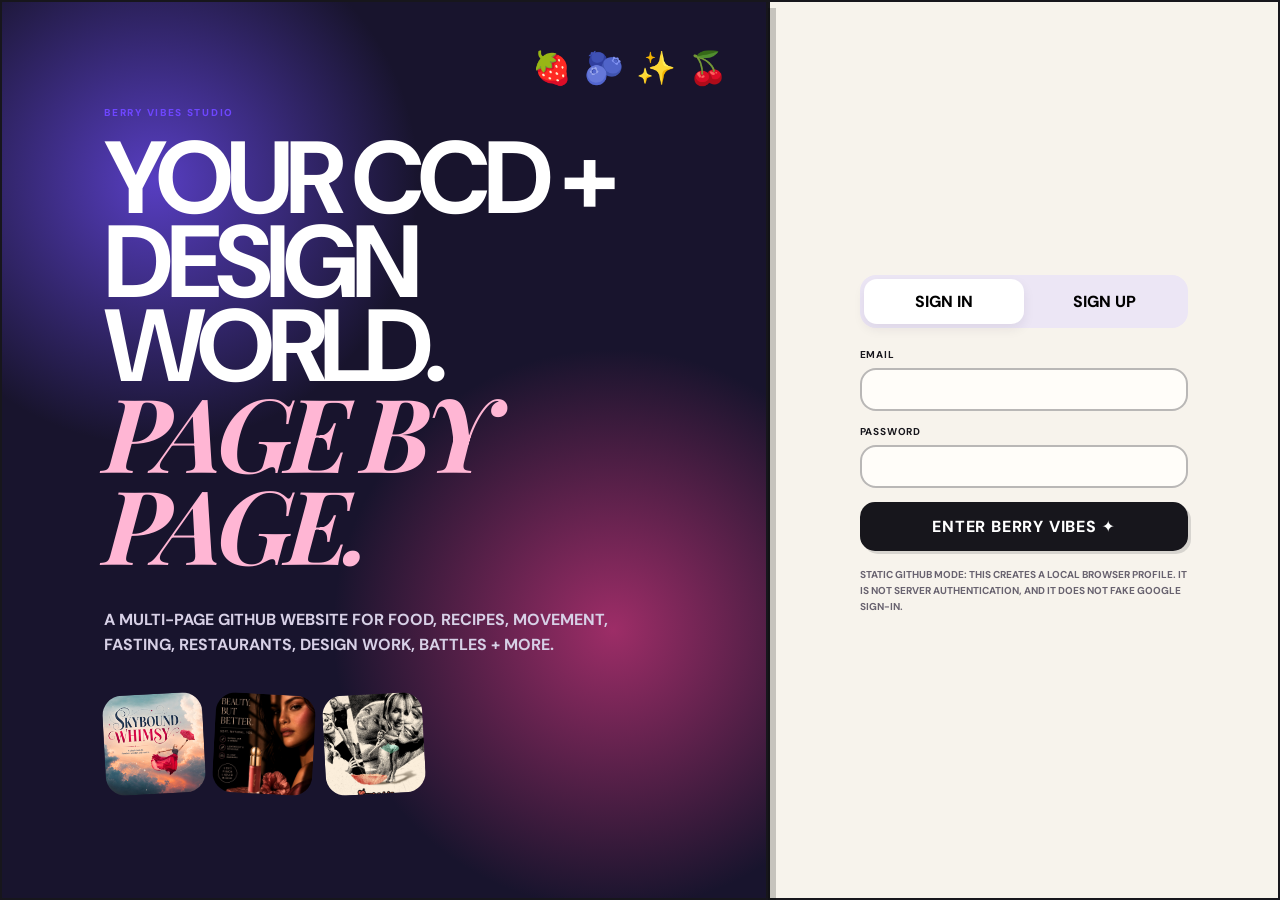
<file: login.html>
<!doctype html><html lang="en"><head><meta charset="utf-8"><meta name="viewport" content="width=device-width,initial-scale=1"><meta name="theme-color" content="#6e46ff"><title>Sign In · Berry Vibes Studio</title><link rel="preconnect" href="https://fonts.googleapis.com"><link rel="preconnect" href="https://fonts.gstatic.com" crossorigin><link href="https://fonts.googleapis.com/css2?family=DM+Sans:wght@500;600;700;800&family=Playfair+Display:ital,wght@0,700;1,700&display=swap" rel="stylesheet"><link rel="stylesheet" href="style.css"></head><body data-page="login" class="login-body"><div class="grain"></div><main class="login-shell"><section class="login-art"><div class="login-orbit"><span>🍓</span><span>🫐</span><span>✨</span><span>🍒</span></div><span class="eyebrow">BERRY VIBES STUDIO</span><h1>YOUR CCD + DESIGN WORLD.<br><em>PAGE BY PAGE.</em></h1><p>A MULTI-PAGE GITHUB WEBSITE FOR FOOD, RECIPES, MOVEMENT, FASTING, RESTAURANTS, DESIGN WORK, BATTLES + MORE.</p><div class="login-mini-gallery"><img src="assets/chat-designs/current/skybound-whimsy-current.jpg" alt="Skybound Whimsy design"><img src="assets/chat-designs/current/rare-beauty-soft-pinch.jpg" alt="Pawly design"><img src="assets/chat-designs/current/expresso.png" alt="Airbnb design"></div></section><section class="login-card"><div class="auth-tabs"><button id="signInTab" class="active">SIGN IN</button><button id="signUpTab">SIGN UP</button></div><form id="signInForm" class="auth-form"><label>EMAIL<input class="control" id="signInEmail" type="email" required autocomplete="email"></label><label>PASSWORD<input class="control" id="signInPassword" type="password" minlength="6" required autocomplete="current-password"></label><button class="primary-button wide" type="submit">ENTER BERRY VIBES ✦</button></form><form id="signUpForm" class="auth-form hidden" hidden><label>DISPLAY NAME<input class="control" id="signUpName" required maxlength="32"></label><label>EMAIL<input class="control" id="signUpEmail" type="email" required autocomplete="email"></label><label>PASSWORD<input class="control" id="signUpPassword" type="password" minlength="6" required autocomplete="new-password"></label><button class="primary-button wide" type="submit">CREATE LOCAL PROFILE 🍓</button></form><p class="auth-note">STATIC GITHUB MODE: THIS CREATES A LOCAL BROWSER PROFILE. IT IS NOT SERVER AUTHENTICATION, AND IT DOES NOT FAKE GOOGLE SIGN-IN.</p></section></main><div class="toast" id="toast"></div><script src="script.js"></script></body></html>
</file>
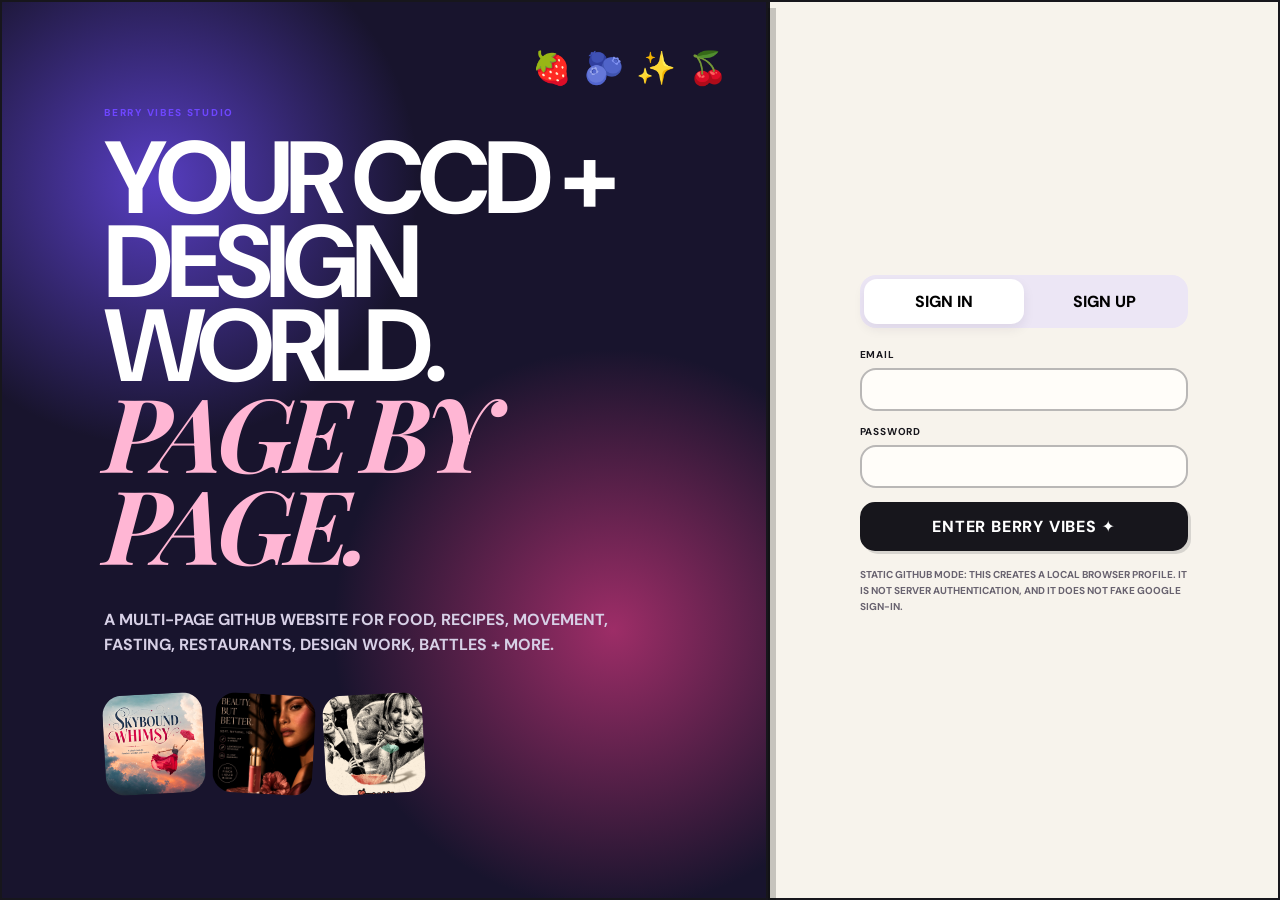
<file: movement.html>
<!doctype html>
<html lang="en"><head><meta charset="utf-8"><meta name="viewport" content="width=device-width,initial-scale=1">
<meta name="theme-color" content="#6e46ff"><meta name="description" content="Berry Vibes Studio — playful multi-page Cozy Core Diet website.">
<title>MOVEMENT, NO TYPING REQUIRED. · Berry Vibes Studio</title>
<link rel="preconnect" href="https://fonts.googleapis.com"><link rel="preconnect" href="https://fonts.gstatic.com" crossorigin>
<link href="https://fonts.googleapis.com/css2?family=DM+Sans:wght@500;600;700;800&family=Playfair+Display:ital,wght@0,700;1,700&display=swap" rel="stylesheet">
<link rel="stylesheet" href="style.css"></head>
<body data-page="movement">
<div class="grain" aria-hidden="true"></div><div class="cursor-glow" id="cursorGlow" aria-hidden="true"></div>
<header class="rail topbar kinetic-topbar">
  <a class="brand-lockup" href="index.html" aria-label="Berry Vibes Studio home"><span class="berry-mark">BV</span><span><b>BERRY VIBES</b><small>CCD × DESIGN STUDIO</small></span></a>
  <nav class="rail-nav" aria-label="Website pages"><a class="nav-link " href="index.html"><span>✨</span><b>TODAY</b></a><a class="nav-link " href="foods.html"><span>🍽️</span><b>FOOD</b></a><a class="nav-link " href="recipes.html"><span>🧪</span><b>RECIPES</b></a><a class="nav-link active" href="movement.html"><span>🚶🏽‍♀️</span><b>MOVE</b></a><a class="nav-link " href="fasting.html"><span>⏳</span><b>FAST</b></a><a class="nav-link " href="restaurants.html"><span>🍟</span><b>EAT OUT</b></a><a class="nav-link " href="battle.html"><span>🏆</span><b>BATTLE</b></a><a class="nav-link " href="shop.html"><span>🛍️</span><b>SHOP</b></a><a class="nav-link " href="facts.html"><span>💬</span><b>FACTS</b></a><a class="nav-link " href="about.html"><span>🎨</span><b>ABOUT</b></a><a class="nav-link " href="profile.html"><span>👤</span><b>PROFILE</b></a></nav>
  <div class="rail-foot"><a class="cart-mini" href="checkout.html" title="Checkout">🛒</a><button class="ghost-button compact" data-signout>↪ SIGN OUT</button></div>
</header>
<main class="page-shell">
  <header class="page-top"><div><span class="eyebrow" data-greeting>HELLO ✨</span><h1>MOVEMENT, NO TYPING REQUIRED.</h1><p>Choose an activity and a duration button. The site estimates burn from your profile weight and logs the exact click time automatically — no stopwatch screen.</p></div><div class="profile-chip" data-profile-chip><span>🍓</span><b>BERRY PROFILE</b></div></header>
  
<section class="panel"><div class="section-head"><div><span class="mini-kicker">PRESET MOVEMENT CARDS</span><h2>CHOOSE YOUR MOVE</h2></div><span class="pill mint">CLICK-TIME LOGGING</span></div><div id="movementGrid" class="movement-grid"></div></section>
<section class="split-grid"><article class="panel"><div class="section-head"><div><span class="mini-kicker">DURATION PRESETS</span><h2>PICK MINUTES</h2></div><span class="pill" id="moveChoice">GENTLE WALK · 20 MIN</span></div><div class="duration-grid" id="durationGrid"></div><div class="movement-estimate"><b id="burnEstimate">0 KCAL</b><span>ESTIMATED MOVEMENT BURN · KEPT SEPARATE FROM FOOD TOTALS</span></div><button class="primary-button wide" id="logMovement">LOG THIS MOVEMENT NOW ✦</button></article><article class="panel"><div class="section-head"><div><span class="mini-kicker">THREE CCD ONE-LINERS</span><h2>WHAT TO EXPECT</h2></div></div><div id="movementFacts" class="fact-stack"></div></article></section>
<section class="panel"><div class="section-head"><div><span class="mini-kicker">RECENT MOVEMENT</span><h2>MOVE LOG</h2></div></div><div id="movementLog" class="log-list"></div></section>

  <footer class="make-footer"><span>🍓 ✦ 🫐 ✦ 🍒</span><strong>LET'S MAKE... 😋😍😎</strong></footer>
</main>
<div class="toast" id="toast" role="status" aria-live="polite"></div>
<script src="script.js"></script></body></html>
</file>
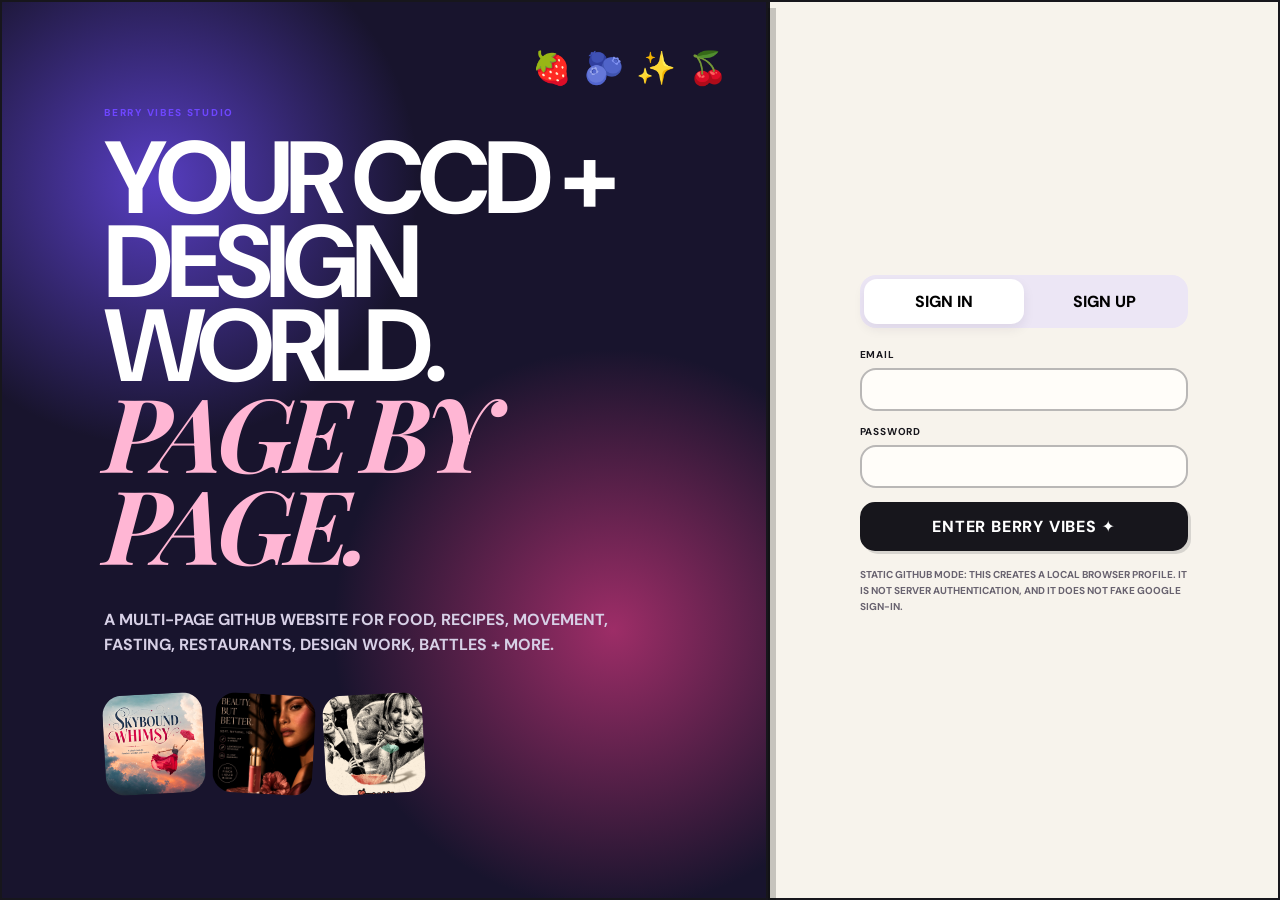
<file: profile.html>
<!doctype html>
<html lang="en"><head><meta charset="utf-8"><meta name="viewport" content="width=device-width,initial-scale=1">
<meta name="theme-color" content="#6e46ff"><meta name="description" content="Berry Vibes Studio — playful multi-page Cozy Core Diet website.">
<title>MAKE THE WEBSITE YOURS. · Berry Vibes Studio</title>
<link rel="preconnect" href="https://fonts.googleapis.com"><link rel="preconnect" href="https://fonts.gstatic.com" crossorigin>
<link href="https://fonts.googleapis.com/css2?family=DM+Sans:wght@500;600;700;800&family=Playfair+Display:ital,wght@0,700;1,700&display=swap" rel="stylesheet">
<link rel="stylesheet" href="style.css"></head>
<body data-page="profile">
<div class="grain" aria-hidden="true"></div><div class="cursor-glow" id="cursorGlow" aria-hidden="true"></div>
<header class="rail topbar kinetic-topbar">
  <a class="brand-lockup" href="index.html" aria-label="Berry Vibes Studio home"><span class="berry-mark">BV</span><span><b>BERRY VIBES</b><small>CCD × DESIGN STUDIO</small></span></a>
  <nav class="rail-nav" aria-label="Website pages"><a class="nav-link " href="index.html"><span>✨</span><b>TODAY</b></a><a class="nav-link " href="foods.html"><span>🍽️</span><b>FOOD</b></a><a class="nav-link " href="recipes.html"><span>🧪</span><b>RECIPES</b></a><a class="nav-link " href="movement.html"><span>🚶🏽‍♀️</span><b>MOVE</b></a><a class="nav-link " href="fasting.html"><span>⏳</span><b>FAST</b></a><a class="nav-link " href="restaurants.html"><span>🍟</span><b>EAT OUT</b></a><a class="nav-link " href="battle.html"><span>🏆</span><b>BATTLE</b></a><a class="nav-link " href="shop.html"><span>🛍️</span><b>SHOP</b></a><a class="nav-link " href="facts.html"><span>💬</span><b>FACTS</b></a><a class="nav-link " href="about.html"><span>🎨</span><b>ABOUT</b></a><a class="nav-link active" href="profile.html"><span>👤</span><b>PROFILE</b></a></nav>
  <div class="rail-foot"><a class="cart-mini" href="checkout.html" title="Checkout">🛒</a><button class="ghost-button compact" data-signout>↪ SIGN OUT</button></div>
</header>
<main class="page-shell">
  <header class="page-top"><div><span class="eyebrow" data-greeting>HELLO ✨</span><h1>MAKE THE WEBSITE YOURS.</h1><p>Edit your profile, profile photo, height, weight, reason for using Berry Vibes, theme palette, and accent color. Changes save in this browser.</p></div><div class="profile-chip" data-profile-chip><span>🍓</span><b>BERRY PROFILE</b></div></header>
  
<section class="profile-layout"><article class="panel profile-card"><div class="profile-photo" id="profilePreview">🍓</div><label class="upload-button">CHANGE PROFILE PIC<input id="profilePic" type="file" accept="image/*" hidden></label><div class="profile-mini" id="profileMini">BERRY PROFILE</div></article><article class="panel"><div class="section-head"><div><span class="mini-kicker">EDITABLE PROFILE</span><h2>PROFILE DETAILS</h2></div></div><form id="profileForm" class="profile-form"><label>DISPLAY NAME<input class="control" id="profileName" maxlength="32" placeholder="DANIELLE"></label><div class="two-fields"><label>HEIGHT<input class="control" id="profileHeight" placeholder="5'2\""></label><label>WEIGHT (LB)<input class="control" id="profileWeight" type="number" min="60" max="400" step="0.1" placeholder="118"></label></div><label>WHY ARE YOU USING BERRY VIBES?<textarea class="control" id="profileReason" rows="3" placeholder="RECIPES, DAILY LOGGING, CREATIVE FUN..."></textarea></label><button class="primary-button" type="submit">SAVE PROFILE ✦</button></form></article></section>
<section class="panel"><div class="section-head"><div><span class="mini-kicker">WEBSITE COLOR STYLE</span><h2>THEME CLOSET</h2></div><span class="pill coral">LIVE PREVIEW</span></div><div class="theme-grid" id="themeGrid"></div><div class="accent-row"><label>ACCENT COLOR<input id="accentColor" type="color" value="#6e46ff"></label><button class="ghost-button" id="resetTheme">RESET THEME</button></div></section>

  <footer class="make-footer"><span>🍓 ✦ 🫐 ✦ 🍒</span><strong>LET'S MAKE... 😋😍😎</strong></footer>
</main>
<div class="toast" id="toast" role="status" aria-live="polite"></div>
<script src="script.js"></script></body></html>
</file>
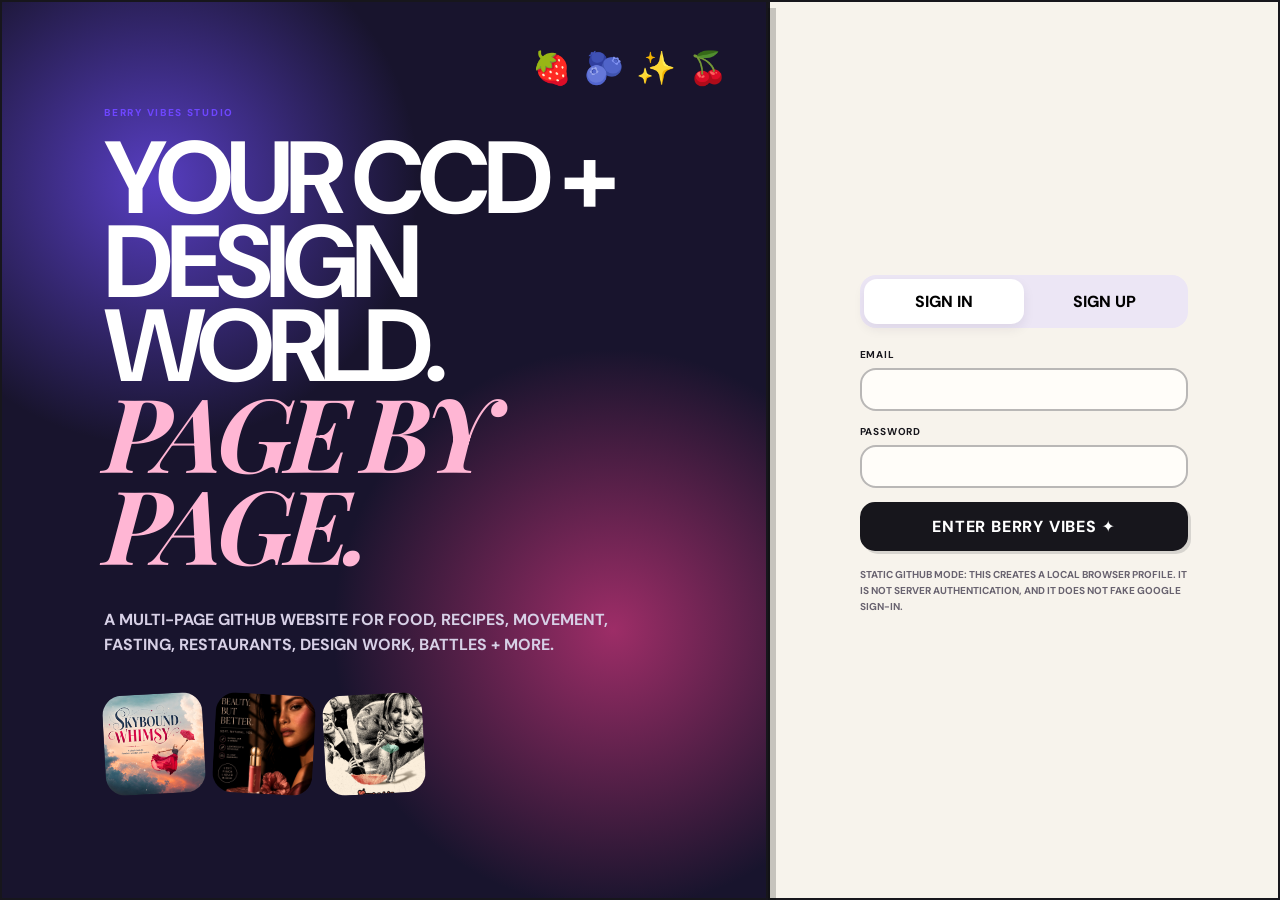
<file: recipes.html>
<!doctype html>
<html lang="en"><head><meta charset="utf-8"><meta name="viewport" content="width=device-width,initial-scale=1">
<meta name="theme-color" content="#6e46ff"><meta name="description" content="Berry Vibes Studio — playful multi-page Cozy Core Diet website.">
<title>CCD RECIPE LAB. · Berry Vibes Studio</title>
<link rel="preconnect" href="https://fonts.googleapis.com"><link rel="preconnect" href="https://fonts.gstatic.com" crossorigin>
<link href="https://fonts.googleapis.com/css2?family=DM+Sans:wght@500;600;700;800&family=Playfair+Display:ital,wght@0,700;1,700&display=swap" rel="stylesheet">
<link rel="stylesheet" href="style.css"></head>
<body data-page="recipes">
<div class="grain" aria-hidden="true"></div><div class="cursor-glow" id="cursorGlow" aria-hidden="true"></div>
<header class="rail topbar kinetic-topbar">
  <a class="brand-lockup" href="index.html" aria-label="Berry Vibes Studio home"><span class="berry-mark">BV</span><span><b>BERRY VIBES</b><small>CCD × DESIGN STUDIO</small></span></a>
  <nav class="rail-nav" aria-label="Website pages"><a class="nav-link " href="index.html"><span>✨</span><b>TODAY</b></a><a class="nav-link " href="foods.html"><span>🍽️</span><b>FOOD</b></a><a class="nav-link active" href="recipes.html"><span>🧪</span><b>RECIPES</b></a><a class="nav-link " href="movement.html"><span>🚶🏽‍♀️</span><b>MOVE</b></a><a class="nav-link " href="fasting.html"><span>⏳</span><b>FAST</b></a><a class="nav-link " href="restaurants.html"><span>🍟</span><b>EAT OUT</b></a><a class="nav-link " href="battle.html"><span>🏆</span><b>BATTLE</b></a><a class="nav-link " href="shop.html"><span>🛍️</span><b>SHOP</b></a><a class="nav-link " href="facts.html"><span>💬</span><b>FACTS</b></a><a class="nav-link " href="about.html"><span>🎨</span><b>ABOUT</b></a><a class="nav-link " href="profile.html"><span>👤</span><b>PROFILE</b></a></nav>
  <div class="rail-foot"><a class="cart-mini" href="checkout.html" title="Checkout">🛒</a><button class="ghost-button compact" data-signout>↪ SIGN OUT</button></div>
</header>
<main class="page-shell">
  <header class="page-top"><div><span class="eyebrow" data-greeting>HELLO ✨</span><h1>CCD RECIPE LAB.</h1><p>Search the recovered cookbook, open recipe cards, scale servings, inspect a vertical ingredient chart, and build new recipes with automatic ingredient nutrition.</p></div><div class="profile-chip" data-profile-chip><span>🍓</span><b>BERRY PROFILE</b></div></header>
  
<section class="panel"><div class="section-head"><div><span class="mini-kicker">RECOVERED COOKBOOK</span><h2>RECIPE LIBRARY</h2></div><span class="pill">SEARCH + FILTER</span></div><div class="filter-row"><input class="control" id="recipeSearch" placeholder="SEARCH THE CCD ARCHIVE..."><select class="control" id="recipeGroup"><option value="all">ALL CCD WORLDS</option></select><button class="ghost-button" id="randomRecipe">SURPRISE ME ✦</button></div><div class="card-grid recipe-grid" id="recipeGrid"></div><button class="wide-button" id="loadMoreRecipes">SHOW MORE RECIPES ✦</button></section>
<section class="lab-layout"><article class="panel lab-panel"><div class="section-head"><div><span class="mini-kicker">PLAYABLE RECIPE BUILDER</span><h2>BUILD A CCD CARD</h2></div><span class="pill coral">AUTO CALCULATED</span></div><label class="field">RECIPE NAME<input class="control" id="builderName" placeholder="MY NEW CCD RECIPE"></label><div class="builder-add"><select class="control" id="pantrySelect"></select><input type="range" id="pantryAmount" min="0.25" max="8" step="0.25" value="1"><output id="pantryAmountOut">1×</output><button class="primary-button" id="addIngredient">ADD INGREDIENT +</button></div><div id="builderIngredients" class="ingredient-stack"></div><div class="nutrition-ribbon" id="builderNutrition"></div><div class="button-row"><button class="primary-button" id="saveRecipe">SAVE RECIPE ✦</button><button class="ghost-button" id="clearBuilder">CLEAR</button></div></article>
<article class="panel"><div class="section-head"><div><span class="mini-kicker">TSP · TBSP · CUP</span><h2>UNIT NUTRITION LAB</h2></div></div><select class="control" id="unitIngredient"></select><div class="unit-switch" id="unitSwitch"><button data-unit="tsp" class="active">TSP</button><button data-unit="tbsp">TBSP</button><button data-unit="cup">CUP</button></div><input type="range" id="unitAmount" min="0.25" max="4" step="0.25" value="1"><div class="nutrition-ribbon" id="unitNutrition"></div><div id="unitReference" class="unit-reference"></div></article></section>
<dialog id="recipeDialog" class="dialog recipe-dialog"><button class="dialog-x" data-close-dialog>×</button><div id="recipeDialogBody"></div></dialog>

  <footer class="make-footer"><span>🍓 ✦ 🫐 ✦ 🍒</span><strong>LET'S MAKE... 😋😍😎</strong></footer>
</main>
<div class="toast" id="toast" role="status" aria-live="polite"></div>
<script src="script.js"></script></body></html>
</file>
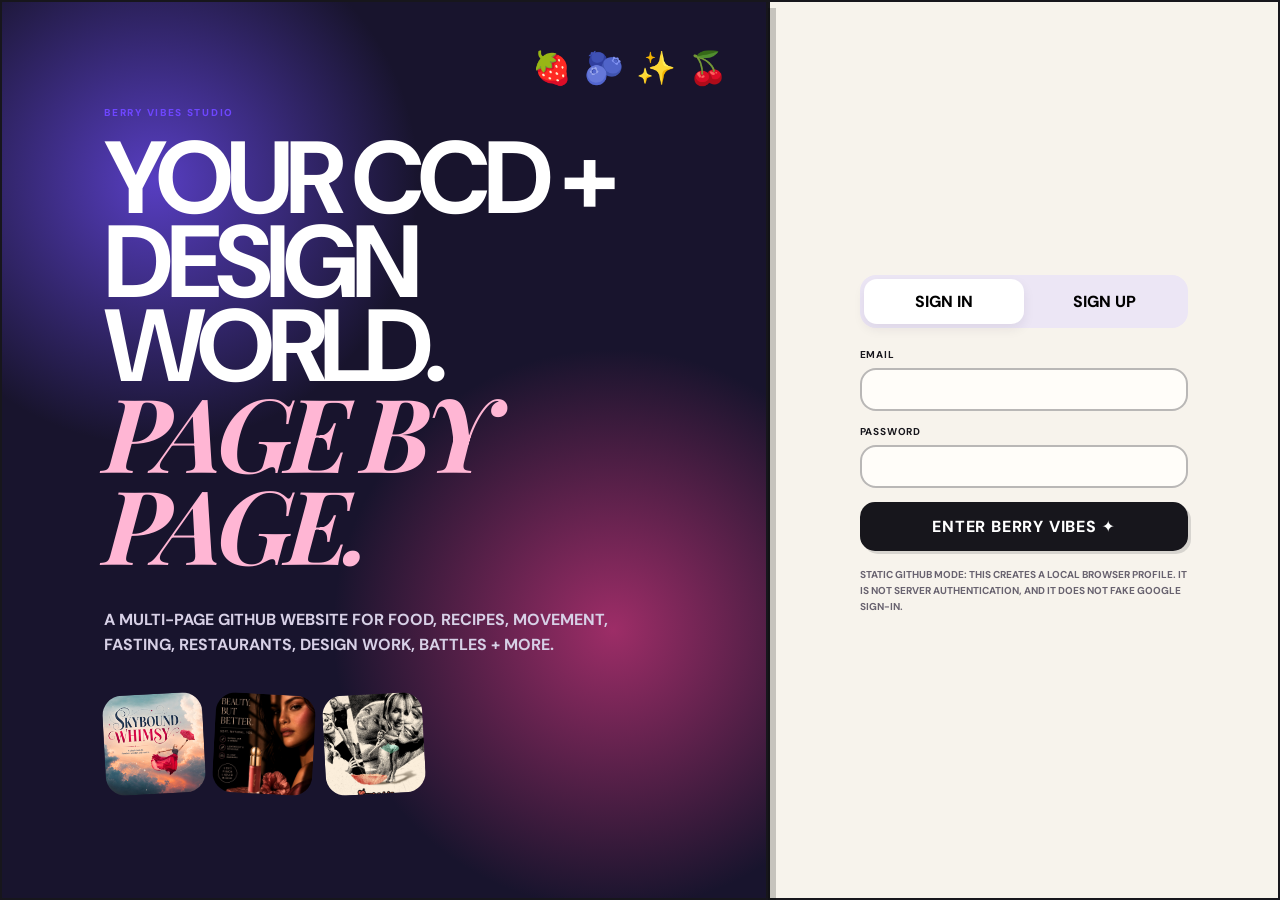
<file: restaurants.html>
<!doctype html>
<html lang="en"><head><meta charset="utf-8"><meta name="viewport" content="width=device-width,initial-scale=1">
<meta name="theme-color" content="#6e46ff"><meta name="description" content="Berry Vibes Studio — playful multi-page Cozy Core Diet website.">
<title>RESTAURANT QUEST. · Berry Vibes Studio</title>
<link rel="preconnect" href="https://fonts.googleapis.com"><link rel="preconnect" href="https://fonts.gstatic.com" crossorigin>
<link href="https://fonts.googleapis.com/css2?family=DM+Sans:wght@500;600;700;800&family=Playfair+Display:ital,wght@0,700;1,700&display=swap" rel="stylesheet">
<link rel="stylesheet" href="style.css"></head>
<body data-page="restaurants">
<div class="grain" aria-hidden="true"></div><div class="cursor-glow" id="cursorGlow" aria-hidden="true"></div>
<header class="rail topbar kinetic-topbar">
  <a class="brand-lockup" href="index.html" aria-label="Berry Vibes Studio home"><span class="berry-mark">BV</span><span><b>BERRY VIBES</b><small>CCD × DESIGN STUDIO</small></span></a>
  <nav class="rail-nav" aria-label="Website pages"><a class="nav-link " href="index.html"><span>✨</span><b>TODAY</b></a><a class="nav-link " href="foods.html"><span>🍽️</span><b>FOOD</b></a><a class="nav-link " href="recipes.html"><span>🧪</span><b>RECIPES</b></a><a class="nav-link " href="movement.html"><span>🚶🏽‍♀️</span><b>MOVE</b></a><a class="nav-link " href="fasting.html"><span>⏳</span><b>FAST</b></a><a class="nav-link active" href="restaurants.html"><span>🍟</span><b>EAT OUT</b></a><a class="nav-link " href="battle.html"><span>🏆</span><b>BATTLE</b></a><a class="nav-link " href="shop.html"><span>🛍️</span><b>SHOP</b></a><a class="nav-link " href="facts.html"><span>💬</span><b>FACTS</b></a><a class="nav-link " href="about.html"><span>🎨</span><b>ABOUT</b></a><a class="nav-link " href="profile.html"><span>👤</span><b>PROFILE</b></a></nav>
  <div class="rail-foot"><a class="cart-mini" href="checkout.html" title="Checkout">🛒</a><button class="ghost-button compact" data-signout>↪ SIGN OUT</button></div>
</header>
<main class="page-shell">
  <header class="page-top"><div><span class="eyebrow" data-greeting>HELLO ✨</span><h1>RESTAURANT QUEST.</h1><p>Choose from your saved restaurant vault, log portion buttons with automatic nutrition, or look up a new restaurant item through a verified nutrition endpoint.</p></div><div class="profile-chip" data-profile-chip><span>🍓</span><b>BERRY PROFILE</b></div></header>
  
<section class="panel"><div class="section-head"><div><span class="mini-kicker">BUILT-IN VERIFIED CHAINS</span><h2>RESTAURANT VAULT</h2></div><span class="pill">NO MACRO TYPING</span></div><div id="restaurantTabs" class="restaurant-tabs"></div><div id="restaurantItems" class="restaurant-items"></div></section>

<section class="panel"><div class="section-head"><div><span class="mini-kicker">YOUR PERSONAL DATABASE</span><h2>MY SAVED RESTAURANT FOODS 💖</h2></div><span class="pill berry">LOCALSTORAGE VAULT</span></div><p class="section-copy">When a connected nutrition lookup finds something new, tap <b>SAVE TO MY VAULT</b>. Berry Vibes remembers it on this device so the next search can skip the API.</p><div id="personalRestaurantVault" class="personal-vault-grid"></div></section>

<section class="split-grid"><article class="panel"><div class="section-head"><div><span class="mini-kicker">ANY NEW RESTAURANT</span><h2>SECURE NUTRITION LOOKUP</h2></div><span class="pill coral">LOCAL → SAVED → API</span></div><label class="field">RESTAURANT<input class="control" id="customRestaurant" placeholder="EX: WENDY'S" autocomplete="off"></label><label class="field">MENU ITEM<input class="control" id="customRestaurantItem" placeholder="EX: BACONATOR" autocomplete="off"></label><div class="lookup-button-row"><button class="primary-button" id="lookupRestaurant">LOOK UP VERIFIED NUTRITION ✦</button><button class="ghost-button" id="clearRestaurantSearch" type="button">CLEAR</button></div><div id="lookupResult" class="lookup-result">THE LOCAL VAULT IS CHECKED FIRST. UNKNOWN ITEMS USE YOUR SECURE NUTRITION ENDPOINT — THE SITE WILL NOT INVENT “EXACT” NUMBERS.</div></article><article class="panel"><div class="section-head"><div><span class="mini-kicker">API-READY SETUP</span><h2>HOW THE CONNECTION WORKS</h2></div></div><div class="fact-stack"><div>1️⃣ BUILT-IN RESTAURANT DATA IS CHECKED FIRST.</div><div>2️⃣ YOUR SAVED PERSONAL VAULT IS CHECKED SECOND.</div><div>3️⃣ ONLY NEW ITEMS CALL YOUR CLOUDFLARE WORKER.</div><div>4️⃣ API KEYS STAY INSIDE CLOUDFLARE — NEVER IN PUBLIC GITHUB CODE.</div><div>5️⃣ EDIT ONLY <code>config.js</code> TO PASTE YOUR WORKER URL.</div></div><div class="endpoint-note"><b>ENDPOINT FILE:</b> <code>config.js</code><br><b>BACKEND TEMPLATE:</b> <code>worker/restaurant-worker.js</code></div></article></section>
<dialog id="restaurantDialog" class="dialog"><button class="dialog-x" data-close-dialog>×</button><div id="restaurantDialogBody"></div></dialog>

  
<section class="panel manual-restaurant-panel"><div class="section-head"><div><span class="mini-kicker">NEW / MODIFIED RESTAURANT FOOD</span><h2>MANUAL RESTAURANT CARD</h2></div><span class="pill coral">RESTAURANT ONLY</span></div><p class="section-copy">Use this only when a restaurant item is new or modified and you already know its nutrition. This is the one place where manual calories + macros are intentionally allowed.</p>
<div class="manual-restaurant-grid"><label>RESTAURANT<input class="control" id="manualRestaurantName" placeholder="ANY RESTAURANT / FAST FOOD"></label><label>ITEM + MODIFICATIONS<input class="control" id="manualRestaurantItem" placeholder="SPICY CHICKEN · NO SAUCE · EXTRA ..."></label><label>CALORIES<input class="control" id="manualCalories" type="number" min="0" step="1" inputmode="decimal"></label><label>CARBS (G)<input class="control" id="manualCarbs" type="number" min="0" step="0.1" inputmode="decimal"></label><label>PROTEIN (G)<input class="control" id="manualProtein" type="number" min="0" step="0.1" inputmode="decimal"></label><label>FAT (G)<input class="control" id="manualFat" type="number" min="0" step="0.1" inputmode="decimal"></label><label>FIBER (G)<input class="control" id="manualFiber" type="number" min="0" step="0.1" value="0" inputmode="decimal"></label><label>SERVING / PORTION<input class="control" id="manualServing" placeholder="1 MODIFIED SANDWICH"></label></div><div class="button-row"><button class="primary-button" id="saveAndLogManualRestaurant">SAVE + LOG NOW ✦</button><button class="ghost-button" id="saveManualRestaurant">SAVE TO MY VAULT</button></div></section>
<footer class="make-footer"><span>🍓 ✦ 🫐 ✦ 🍒</span><strong>LET'S MAKE... 😋😍😎</strong></footer>
</main>
<div class="toast" id="toast" role="status" aria-live="polite"></div>
<script src="config.js"></script>
<script src="script.js"></script></body></html>
</file>
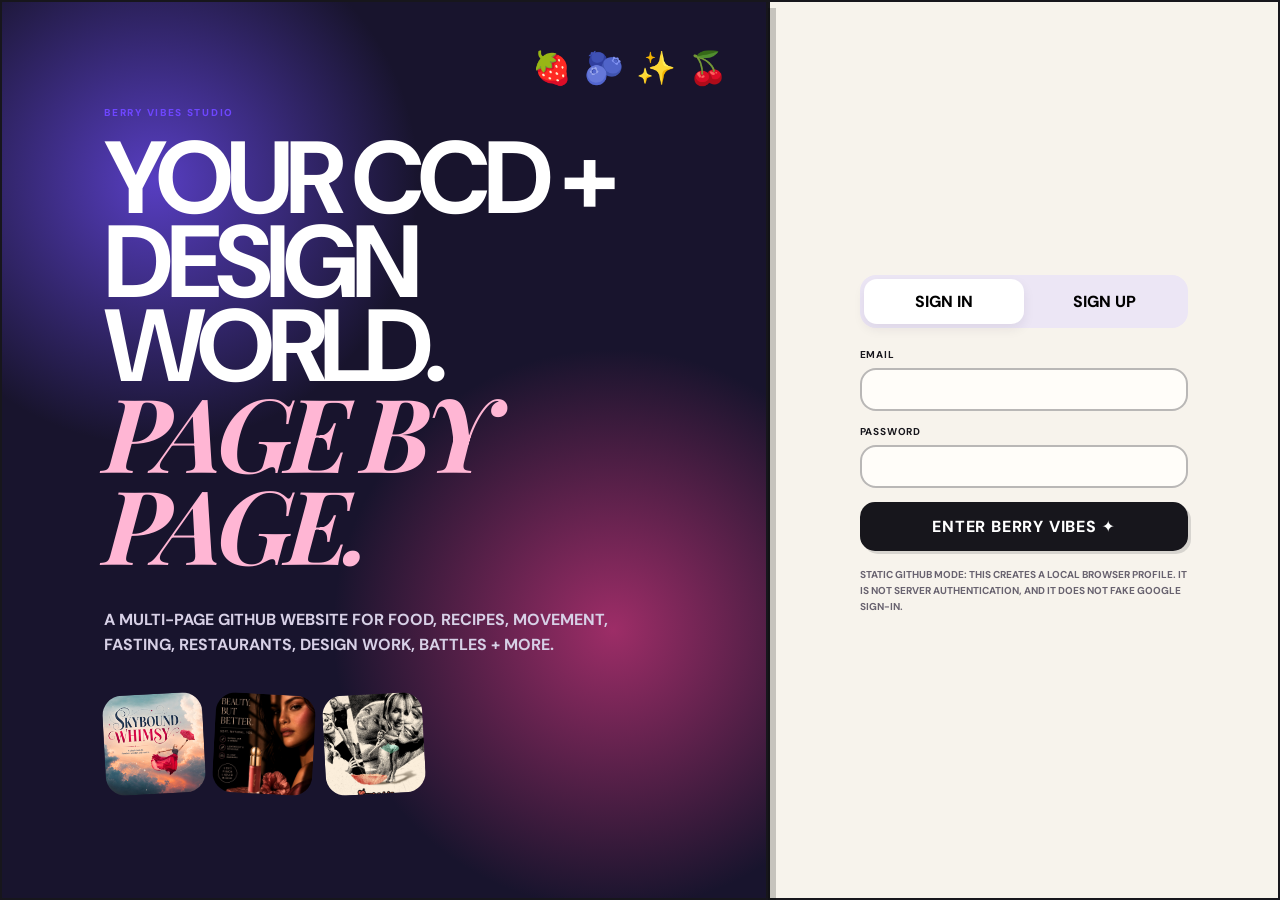
<file: shop.html>
<!doctype html>
<html lang="en"><head><meta charset="utf-8"><meta name="viewport" content="width=device-width,initial-scale=1">
<meta name="theme-color" content="#6e46ff"><meta name="description" content="Berry Vibes Studio — playful multi-page Cozy Core Diet website.">
<title>BERRY VIBES DESIGN SHOP. · Berry Vibes Studio</title>
<link rel="preconnect" href="https://fonts.googleapis.com"><link rel="preconnect" href="https://fonts.gstatic.com" crossorigin>
<link href="https://fonts.googleapis.com/css2?family=DM+Sans:wght@500;600;700;800&family=Playfair+Display:ital,wght@0,700;1,700&display=swap" rel="stylesheet">
<link rel="stylesheet" href="style.css"></head>
<body data-page="shop">
<div class="grain" aria-hidden="true"></div><div class="cursor-glow" id="cursorGlow" aria-hidden="true"></div>
<header class="rail topbar kinetic-topbar">
  <a class="brand-lockup" href="index.html" aria-label="Berry Vibes Studio home"><span class="berry-mark">BV</span><span><b>BERRY VIBES</b><small>CCD × DESIGN STUDIO</small></span></a>
  <nav class="rail-nav" aria-label="Website pages"><a class="nav-link " href="index.html"><span>✨</span><b>TODAY</b></a><a class="nav-link " href="foods.html"><span>🍽️</span><b>FOOD</b></a><a class="nav-link " href="recipes.html"><span>🧪</span><b>RECIPES</b></a><a class="nav-link " href="movement.html"><span>🚶🏽‍♀️</span><b>MOVE</b></a><a class="nav-link " href="fasting.html"><span>⏳</span><b>FAST</b></a><a class="nav-link " href="restaurants.html"><span>🍟</span><b>EAT OUT</b></a><a class="nav-link " href="battle.html"><span>🏆</span><b>BATTLE</b></a><a class="nav-link active" href="shop.html"><span>🛍️</span><b>SHOP</b></a><a class="nav-link " href="facts.html"><span>💬</span><b>FACTS</b></a><a class="nav-link " href="about.html"><span>🎨</span><b>ABOUT</b></a><a class="nav-link " href="profile.html"><span>👤</span><b>PROFILE</b></a></nav>
  <div class="rail-foot"><a class="cart-mini" href="checkout.html" title="Checkout">🛒</a><button class="ghost-button compact" data-signout>↪ SIGN OUT</button></div>
</header>
<main class="page-shell">
  <header class="page-top"><div><span class="eyebrow" data-greeting>HELLO ✨</span><h1>BERRY VIBES DESIGN SHOP.</h1><p>A searchable shop built from design work recovered across your past chats — not presentation-page screenshots. Choose quantities, save favorites, get recommendations, and build a cart.</p></div><div class="profile-chip" data-profile-chip><span>🍓</span><b>BERRY PROFILE</b></div></header>
  
<section class="panel"><div class="shop-head"><div><span class="mini-kicker">PAST-CHAT DESIGN ARCHIVE</span><h2>ALL DESIGN WORLDS · <span id="designCount">0</span> ITEMS</h2></div><div class="shop-counters"><button id="showWishlist">♡ <b id="wishlistCount">0</b></button><button id="showSaved">🔖 <b id="savedCount">0</b></button><button id="openCart">🛍️ <b id="cartCount">0</b></button><a class="shop-checkout-link" href="checkout.html">CHECKOUT →</a></div></div><div class="filter-row"><input class="control" id="shopSearch" placeholder="SEARCH POSTERS, UX/UI, BRANDING, ADS..."><select class="control" id="shopCategory"><option value="all">ALL DESIGN WORLDS</option></select><select class="control" id="shopSort"><option value="featured">FEATURED</option><option value="price-low">PRICE · LOW TO HIGH</option><option value="price-high">PRICE · HIGH TO LOW</option><option value="name">NAME · A–Z</option></select></div><div class="shop-note"><b>✨ NO PRESENTATION-PAGE THUMBNAILS.</b><span>Standalone artwork recovered from prior chats is shown directly. Designs without a standalone file use a clearly labeled archive card instead of repeating a presentation screenshot.</span></div><div id="shopGrid" class="shop-grid"></div></section>
<section class="panel recommendation-panel"><div class="section-head"><div><span class="mini-kicker">SMART SHOPPING</span><h2>YOU MAY ALSO LIKE ✨</h2></div><span class="pill coral">BASED ON CART + SAVES + WISHLIST</span></div><div id="shopRecommendations" class="recommend-grid"></div></section>
<dialog id="cartDialog" class="dialog cart-dialog"><button class="dialog-x" data-close-dialog>×</button><div id="cartDialogBody"></div></dialog>

  <footer class="make-footer"><span>🍓 ✦ 🫐 ✦ 🍒</span><strong>LET'S MAKE... 😋😍😎</strong></footer>
</main>
<div class="toast" id="toast" role="status" aria-live="polite"></div>
<script src="script.js"></script></body></html>
</file>
<file: style.css>
:root{--accent:#6e46ff;--accent2:#ff5c99;--ink:#181529;--muted:#6f6980;--bg:#fbf8ff;--card:#fff;--line:#e9e1f4;--cream:#fff8e9;--mint:#dff8ec;--coral:#ffe0e6;--lav:#eee7ff;--blue:#dff1ff;--shadow:0 20px 50px rgba(52,32,84,.12);--radius:30px}*{box-sizing:border-box}html{scroll-behavior:smooth}body{margin:0;background:var(--bg);color:var(--ink);font-family:"DM Sans",system-ui,sans-serif;font-weight:700;min-height:100vh}button,input,select,textarea{font:inherit}button,a{tap-highlight-color:transparent}a{color:inherit;text-decoration:none}.grain{position:fixed;inset:0;pointer-events:none;z-index:-1;opacity:.13;background-image:url("data:image/svg+xml,%3Csvg viewBox='0 0 180 180' xmlns='http://www.w3.org/2000/svg'%3E%3Cfilter id='n'%3E%3CfeTurbulence type='fractalNoise' baseFrequency='.9' numOctaves='3' stitchTiles='stitch'/%3E%3C/filter%3E%3Crect width='100%25' height='100%25' filter='url(%23n)' opacity='.22'/%3E%3C/svg%3E")}.cursor-glow{position:fixed;width:240px;height:240px;border-radius:50%;background:radial-gradient(circle,color-mix(in srgb,var(--accent) 16%,transparent),transparent 68%);pointer-events:none;z-index:-1;transform:translate(-50%,-50%)}.rail{position:fixed;left:20px;top:20px;bottom:20px;width:250px;background:#181529;color:white;border-radius:34px;padding:22px;display:flex;flex-direction:column;z-index:20;box-shadow:var(--shadow)}.brand-lockup{display:flex;gap:12px;align-items:center;padding:6px 4px 18px}.berry-mark{width:46px;height:46px;border-radius:17px;display:grid;place-items:center;background:linear-gradient(135deg,var(--accent),var(--accent2));font-family:"Playfair Display",serif;font-size:26px}.brand-lockup b{display:block;font-size:18px;letter-spacing:.02em}.brand-lockup small{display:block;color:#cfc9df;margin-top:2px;font-size:11px;letter-spacing:.12em}.rail-nav{display:flex;flex-direction:column;gap:6px;overflow:auto;padding-right:2px}.nav-link{display:flex;align-items:center;gap:12px;padding:11px 13px;border-radius:16px;color:#dcd7ea;transition:.2s}.nav-link span{font-size:20px}.nav-link b{font-size:12px;letter-spacing:.05em}.nav-link:hover,.nav-link.active{background:white;color:var(--ink);transform:translateX(4px)}.rail-foot{margin-top:auto;display:grid;gap:8px}.rail-foot small{color:#9f98b4;font-size:9px;letter-spacing:.11em}.page-shell{margin-left:290px;max-width:1500px;padding:28px 34px 60px}.page-top{display:flex;justify-content:space-between;align-items:flex-start;gap:22px;margin-bottom:22px}.page-top h1{font-size:clamp(42px,6vw,88px);line-height:.9;margin:10px 0 14px;letter-spacing:-.055em;max-width:1000px}.page-top p{font-size:16px;color:var(--muted);max-width:820px;margin:0;line-height:1.6}.eyebrow,.mini-kicker{font-size:11px;letter-spacing:.15em;color:var(--accent);font-weight:800}.profile-chip{background:var(--card);border:1px solid var(--line);padding:10px 14px;border-radius:18px;display:flex;align-items:center;gap:8px;white-space:nowrap;box-shadow:0 8px 24px rgba(52,32,84,.07)}.profile-chip span{font-size:22px}.profile-chip b{font-size:11px;letter-spacing:.08em}.panel,.hero-panel{background:var(--card);border:1px solid var(--line);border-radius:var(--radius);padding:24px;box-shadow:0 10px 30px rgba(52,32,84,.07);margin-bottom:20px;position:relative;overflow:hidden}.panel:after{content:"";position:absolute;width:120px;height:120px;border-radius:50%;background:linear-gradient(135deg,color-mix(in srgb,var(--accent) 10%,transparent),transparent);right:-50px;top:-50px;pointer-events:none}.section-head,.shop-head{display:flex;justify-content:space-between;align-items:center;gap:16px;margin-bottom:18px}.section-head h2,.shop-head h2,.panel h2{font-size:clamp(24px,3vw,42px);margin:4px 0 0;letter-spacing:-.035em}.pill{display:inline-flex;align-items:center;background:var(--lav);padding:8px 12px;border-radius:999px;font-size:10px;letter-spacing:.08em;color:#4e37a8}.pill.mint{background:var(--mint);color:#17684c}.pill.coral{background:var(--coral);color:#9c294f}.hero-panel{min-height:250px;display:grid;grid-template-columns:1.4fr .6fr;align-items:center;background:linear-gradient(135deg,#1b1630 0%,#2a1f48 45%,color-mix(in srgb,var(--accent) 85%,#392c58) 100%);color:white}.dashboard-hero h2{font-family:"Playfair Display",serif;font-size:clamp(38px,5vw,72px);margin:8px 0}.dashboard-hero p{color:#e7e0f7;max-width:680px;line-height:1.6}.orbit-badge{justify-self:end;width:180px;aspect-ratio:1;border-radius:50%;background:radial-gradient(circle at 35% 30%,#fff,#f9e4ff 44%,#ffb0d0 45%,#7757ff 72%,#1b1630 73%);color:#1b1630;display:grid;place-items:center;align-content:center;box-shadow:inset 0 0 0 10px rgba(255,255,255,.25);animation:float 4s ease-in-out infinite}.orbit-badge span{font-size:28px}.orbit-badge b{font-size:20px}.orbit-badge small{font-size:12px}.stat-grid{display:grid;grid-template-columns:repeat(5,minmax(0,1fr));gap:14px;margin-bottom:20px}.stat-card{padding:18px;border-radius:24px;border:1px solid var(--line);background:var(--card);min-height:120px;display:flex;flex-direction:column;justify-content:space-between}.stat-card:nth-child(2){background:var(--mint)}.stat-card:nth-child(3){background:var(--cream)}.stat-card:nth-child(4){background:var(--blue)}.stat-card:nth-child(5){background:var(--coral)}.stat-card span{font-size:11px;letter-spacing:.1em}.stat-card strong{font-size:30px;letter-spacing:-.04em}.split-grid{display:grid;grid-template-columns:1fr 1fr;gap:20px}.bars{display:grid;gap:14px}.bar-row{display:grid;grid-template-columns:120px 1fr 80px;align-items:center;gap:12px}.bar-row b{font-size:11px;letter-spacing:.08em}.bar-row strong{text-align:right;font-size:13px}.track,.bar-track{height:14px;background:#eeeaf4;border-radius:999px;overflow:hidden}.bar-fill,.track span{display:block;height:100%;border-radius:inherit;background:linear-gradient(90deg,var(--accent),var(--accent2));transition:width .6s cubic-bezier(.2,.8,.2,1)}.maintenance-strip{margin-top:22px;background:#19162a;color:white;border-radius:22px;padding:16px;display:grid;gap:12px}.maintenance-strip b,.maintenance-strip small{display:block}.maintenance-strip small{color:#c9c2d9;margin-top:4px;font-size:10px}.log-list{display:grid;gap:10px}.log-entry{display:grid;grid-template-columns:42px 1fr auto;gap:12px;align-items:center;padding:13px 14px;border:1px solid var(--line);border-radius:18px;background:#fff}.log-entry>span{font-size:26px}.log-entry b{display:block;font-size:13px}.log-entry small{display:block;color:var(--muted);font-size:10px;margin-top:3px}.log-entry strong{font-size:12px}.empty{padding:28px;text-align:center;border:1px dashed #d9d1e7;border-radius:20px;color:var(--muted)}.choice-grid{display:grid;grid-template-columns:repeat(5,1fr);gap:12px}.choice-grid a{min-height:110px;border-radius:22px;padding:18px;background:linear-gradient(145deg,var(--lav),#fff);border:1px solid var(--line);display:flex;align-items:flex-end;font-size:13px;transition:.2s}.choice-grid a:hover{transform:translateY(-5px) rotate(-1deg);box-shadow:var(--shadow)}.filter-row{display:flex;gap:10px;flex-wrap:wrap;margin-bottom:18px}.control{border:1px solid #ded5ed;background:#fff;border-radius:16px;padding:13px 14px;outline:none;color:var(--ink);min-width:180px}.control:focus{border-color:var(--accent);box-shadow:0 0 0 4px color-mix(in srgb,var(--accent) 13%,transparent)}input.control{flex:1}.card-grid{display:grid;grid-template-columns:repeat(3,minmax(0,1fr));gap:16px}.food-card,.recipe-card{border:1px solid var(--line);border-radius:24px;overflow:hidden;background:#fff;transition:.2s}.food-card:hover,.recipe-card:hover,.shop-card:hover{transform:translateY(-5px);box-shadow:var(--shadow)}.food-card img,.recipe-card img{width:100%;height:170px;object-fit:cover;display:block}.card-body{padding:16px}.card-body h3{font-size:18px;margin:5px 0 8px;line-height:1.05}.card-body p{font-size:11px;color:var(--muted);line-height:1.5}.macro-chips{display:flex;gap:6px;flex-wrap:wrap;margin:10px 0}.macro-chips span{font-size:9px;background:#f3eff8;padding:6px 8px;border-radius:999px}.card-actions,.button-row{display:flex;gap:8px;flex-wrap:wrap}.primary-button,.ghost-button,.wide-button,.upload-button{border:0;border-radius:15px;padding:12px 15px;font-weight:800;letter-spacing:.05em;cursor:pointer}.primary-button{background:var(--accent);color:white;box-shadow:0 8px 18px color-mix(in srgb,var(--accent) 28%,transparent)}.ghost-button{background:#f3eff8;color:var(--ink)}.ghost-button.compact{font-size:10px;padding:9px 10px}.wide-button{width:100%;margin-top:16px;background:#19162a;color:white}.primary-button.wide,.wide{width:100%}.sotd-grid{display:grid;grid-template-columns:repeat(2,1fr);gap:12px}.sotd-card{border-radius:22px;min-height:170px;padding:16px;background-size:cover;background-position:center;position:relative;overflow:hidden;color:white}.sotd-card:before{content:"";position:absolute;inset:0;background:linear-gradient(180deg,rgba(12,8,22,.05),rgba(12,8,22,.88))}.sotd-card>*{position:relative;z-index:1}.sotd-card h3{margin-top:70px;margin-bottom:6px}.sotd-card p{font-size:9px}.sotd-card button{border:0;border-radius:999px;padding:8px 10px;font-size:10px;font-weight:800}.water-visual{display:grid;grid-template-columns:180px 1fr;gap:20px;align-items:center}.water-orb{width:170px;aspect-ratio:1;border-radius:50%;background:radial-gradient(circle at 40% 28%,#fff 0 8%,#b8ecff 9% 40%,#48bdf0 41% 70%,#236cc0 71%);display:grid;place-items:center;align-content:center;color:#103869;box-shadow:inset 0 0 0 10px rgba(255,255,255,.3)}.water-orb b{font-size:44px}.water-orb span{font-size:12px}.water-actions{display:grid;grid-template-columns:1fr 1fr;gap:10px}.water-actions button,.duration-grid button,.fast-grid button,.battle-mode button,.unit-switch button{border:1px solid var(--line);background:white;border-radius:15px;padding:12px;font-weight:800;cursor:pointer}.water-actions button:hover,.duration-grid button.active,.fast-grid button.active,.battle-mode button.active,.unit-switch button.active{background:var(--accent);color:white;border-color:var(--accent)}.dialog{border:0;border-radius:30px;padding:0;max-width:min(850px,92vw);width:100%;box-shadow:0 40px 120px rgba(20,12,45,.34);background:#fff}.dialog::backdrop{background:rgba(20,12,45,.62);backdrop-filter:blur(7px)}.dialog-x{position:absolute;right:16px;top:14px;width:42px;height:42px;border:0;border-radius:50%;background:#181529;color:white;font-size:24px;z-index:2;cursor:pointer}.dialog-inner{padding:28px}.dialog-hero{display:grid;grid-template-columns:250px 1fr;gap:20px;align-items:center}.dialog-hero img{width:100%;height:250px;object-fit:cover;border-radius:24px}.dialog-inner h2{font-size:38px;margin:4px 0 10px}.vertical-ingredients{display:grid;gap:8px;margin:18px 0}.vertical-ingredients div{display:grid;grid-template-columns:42px 1fr;gap:10px;align-items:center;padding:10px 12px;border-radius:15px;background:#f7f3fb}.vertical-ingredients b{width:32px;height:32px;border-radius:50%;display:grid;place-items:center;background:var(--accent);color:white;font-size:11px}.what-expect{background:var(--cream);border-radius:20px;padding:16px;margin:16px 0}.what-expect h3{margin:0 0 8px}.what-expect p{margin:0;color:#665d6b;line-height:1.55}.recipe-facts,.fact-stack{display:grid;gap:9px}.recipe-facts div,.fact-stack>div{padding:12px 14px;border-radius:16px;background:#f3eff8;font-size:11px}.lab-layout{display:grid;grid-template-columns:1.35fr .65fr;gap:20px}.field{display:grid;gap:7px;font-size:10px;letter-spacing:.08em;margin-bottom:12px}.builder-add{display:grid;grid-template-columns:1.3fr 1fr auto auto;gap:10px;align-items:center}.ingredient-stack{display:grid;gap:8px;margin:14px 0}.ingredient-row{display:grid;grid-template-columns:1fr auto auto;gap:10px;align-items:center;background:#f7f3fb;padding:11px 12px;border-radius:15px}.ingredient-row small{color:var(--muted)}.ingredient-row button{border:0;background:#ffe1e8;border-radius:12px;padding:8px 10px;cursor:pointer}.nutrition-ribbon{display:grid;grid-template-columns:repeat(5,1fr);gap:8px;margin:16px 0}.nutrition-ribbon div{padding:12px;border-radius:16px;background:#19162a;color:white;text-align:center}.nutrition-ribbon strong{display:block;font-size:20px}.nutrition-ribbon span{font-size:8px;color:#cbc5d8}.unit-switch{display:flex;gap:8px;margin:12px 0}.unit-reference{display:grid;gap:8px;margin-top:12px}.unit-reference span{padding:10px 12px;background:#f6f2fa;border-radius:14px;font-size:11px}.movement-grid{display:grid;grid-template-columns:repeat(5,1fr);gap:12px}.movement-card{min-height:180px;border:1px solid var(--line);border-radius:24px;padding:17px;background:linear-gradient(145deg,#fff,var(--lav));cursor:pointer;transition:.2s}.movement-card.active{background:linear-gradient(145deg,var(--accent),color-mix(in srgb,var(--accent) 65%,#ff9ac7));color:white;transform:translateY(-5px)}.movement-card span{font-size:40px}.movement-card h3{margin:20px 0 4px}.movement-card p{font-size:10px;line-height:1.45}.duration-grid{display:grid;grid-template-columns:repeat(6,1fr);gap:8px}.movement-estimate{margin:18px 0;border-radius:22px;padding:18px;background:#181529;color:white}.movement-estimate b{display:block;font-size:34px}.movement-estimate span{font-size:9px;color:#c9c2d9}.fast-grid{display:grid;grid-template-columns:repeat(6,1fr);gap:10px}.fast-grid button{min-height:110px;font-size:22px}.fast-grid button span{display:block;font-size:10px;margin-top:4px;opacity:.7}.fast-status{display:grid;grid-template-columns:190px 1fr;gap:22px;align-items:center}.fast-ring{width:175px;aspect-ratio:1;border-radius:50%;display:grid;place-items:center;background:conic-gradient(var(--accent) var(--fast-progress,0%),#ebe5f3 0);position:relative}.fast-ring:after{content:"";position:absolute;inset:16px;background:#fff;border-radius:50%}.fast-ring span{position:relative;z-index:1;font-size:45px}.restaurant-tabs{display:flex;gap:10px;overflow:auto;padding-bottom:8px;margin-bottom:16px}.restaurant-tabs button{border:1px solid var(--line);background:white;border-radius:999px;padding:10px 13px;white-space:nowrap;font-weight:800;cursor:pointer}.restaurant-tabs button.active{background:#181529;color:white}.restaurant-items{display:grid;grid-template-columns:repeat(3,1fr);gap:14px}.restaurant-card{border:1px solid var(--line);border-radius:24px;overflow:hidden}.restaurant-card img{width:100%;height:150px;object-fit:cover}.restaurant-card .card-body{min-height:190px}.portion-buttons{display:flex;gap:6px;flex-wrap:wrap}.portion-buttons button{border:0;border-radius:999px;padding:7px 9px;font-size:9px;background:#f3eff8;cursor:pointer}.lookup-result{margin-top:14px;padding:16px;border-radius:18px;background:#f6f2fa;font-size:11px;line-height:1.55}.battle-stage{background:linear-gradient(135deg,#fff,var(--lav))}.battle-controls{display:grid;grid-template-columns:1fr 90px 1fr;gap:16px;align-items:end}.battle-controls label{display:grid;gap:8px;font-size:11px}.versus{width:70px;height:70px;border-radius:50%;display:grid;place-items:center;background:#181529;color:white;font-size:25px;justify-self:center}.battle-mode{display:flex;gap:8px;flex-wrap:wrap;justify-content:center;margin:20px 0}.battle-launch{display:block;margin:auto;font-size:16px;padding:15px 24px}.battle-arena{display:grid;grid-template-columns:1fr auto 1fr;gap:14px;margin-top:22px}.fighter{background:white;border-radius:24px;padding:18px;border:1px solid var(--line)}.fighter img{width:100%;height:200px;object-fit:cover;border-radius:18px}.fighter h3{font-size:22px;margin:10px 0}.winner-badge{align-self:center;text-align:center}.winner-badge strong{display:block;font-size:64px;animation:pop .5s ease}.winner-badge span{font-size:12px}.shop-counters{display:flex;gap:8px}.shop-counters button{border:0;border-radius:14px;padding:10px 12px;background:#181529;color:white;cursor:pointer}.shop-grid{display:grid;grid-template-columns:repeat(3,1fr);gap:16px}.shop-card{border:1px solid var(--line);border-radius:24px;overflow:hidden;background:white;transition:.2s}.shop-card img{width:100%;aspect-ratio:1/1.05;object-fit:cover;display:block}.shop-card .card-body{display:grid;gap:8px}.price-row{display:flex;justify-content:space-between;align-items:center}.price-row strong{font-size:22px}.shop-actions{display:grid;grid-template-columns:1fr auto auto;gap:7px}.shop-actions button{border:0;border-radius:13px;padding:10px;font-weight:800;cursor:pointer}.shop-actions button:first-child{background:var(--accent);color:white}.cart-list{display:grid;gap:10px;margin:14px 0}.cart-item{display:grid;grid-template-columns:70px 1fr auto;gap:12px;align-items:center}.cart-item img{width:70px;height:70px;object-fit:cover;border-radius:14px}.cart-total{display:flex;justify-content:space-between;font-size:22px;padding:16px 0;border-top:1px solid var(--line)}.fact-grid{display:grid;grid-template-columns:repeat(3,1fr);gap:14px}.fact-card{border:1px solid var(--line);border-radius:22px;padding:16px;background:white}.fact-card h3{font-size:18px;margin:5px 0 12px}.bio-hero{display:grid;grid-template-columns:1.2fr .8fr;gap:24px;align-items:center;background:linear-gradient(135deg,#181529,#34245a);color:white}.bio-hero p{color:#ddd6ed;line-height:1.7}.bio-hero img{width:100%;border-radius:24px}.bio-tags{display:flex;gap:7px;flex-wrap:wrap}.bio-tags span{background:rgba(255,255,255,.12);padding:7px 10px;border-radius:999px;font-size:9px}.portfolio-strip{display:grid;grid-template-columns:repeat(4,1fr);gap:12px;margin-bottom:20px}.portfolio-strip figure{margin:0;border-radius:24px;overflow:hidden;background:white;border:1px solid var(--line)}.portfolio-strip img{width:100%;aspect-ratio:1;object-fit:cover;display:block}.portfolio-strip figcaption{padding:10px 12px;font-size:10px}.profile-layout{display:grid;grid-template-columns:.4fr 1fr;gap:20px}.profile-card{text-align:center}.profile-photo{width:190px;aspect-ratio:1;border-radius:50%;margin:0 auto 14px;background:linear-gradient(135deg,var(--lav),var(--coral));display:grid;place-items:center;font-size:70px;background-size:cover;background-position:center}.upload-button{display:inline-block;background:#181529;color:white;cursor:pointer}.profile-mini{margin-top:14px;font-size:12px;color:var(--muted)}.profile-form{display:grid;gap:10px}.profile-form label{display:grid;gap:6px;font-size:10px;letter-spacing:.07em}.two-fields{display:grid;grid-template-columns:1fr 1fr;gap:10px}.theme-grid{display:grid;grid-template-columns:repeat(6,1fr);gap:10px}.theme-choice{min-height:90px;border-radius:20px;border:3px solid transparent;cursor:pointer;position:relative}.theme-choice.active{border-color:#181529}.theme-choice b{position:absolute;left:10px;bottom:8px;background:white;padding:5px 7px;border-radius:999px;font-size:8px}.accent-row{display:flex;justify-content:space-between;align-items:center;margin-top:18px}.accent-row label{display:flex;gap:10px;align-items:center;font-size:10px}.accent-row input{width:60px;height:42px;border:0;background:transparent}.make-footer{margin-top:40px;background:#181529;color:white;border-radius:28px;padding:22px 26px;display:flex;justify-content:space-between;align-items:center}.make-footer strong{font-family:"Playfair Display",serif;font-size:clamp(24px,4vw,48px)}.toast{position:fixed;right:24px;bottom:24px;background:#181529;color:white;padding:13px 16px;border-radius:15px;transform:translateY(120px);opacity:0;transition:.25s;z-index:100;font-size:11px;box-shadow:var(--shadow)}.toast.show{transform:none;opacity:1}.login-body{background:#161229;color:white}.login-shell{min-height:100vh;display:grid;grid-template-columns:1.2fr .8fr}.login-art{padding:8vw;display:flex;flex-direction:column;justify-content:center;position:relative;overflow:hidden;background:radial-gradient(circle at 20% 20%,#573ec1,transparent 28%),radial-gradient(circle at 80% 70%,#9d2d67,transparent 32%),#18142d}.login-art h1{font-size:clamp(54px,8vw,120px);line-height:.82;letter-spacing:-.07em;margin:18px 0}.login-art h1 em{font-family:"Playfair Display",serif;color:#ffb6d4}.login-art p{max-width:700px;color:#d7d0e6;line-height:1.6}.login-mini-gallery{display:flex;gap:10px;margin-top:20px}.login-mini-gallery img{width:100px;height:100px;object-fit:cover;border-radius:20px;transform:rotate(-3deg)}.login-mini-gallery img:nth-child(2){transform:rotate(3deg)}.login-orbit{position:absolute;right:5%;top:5%;font-size:32px;display:flex;gap:12px;animation:float 4s ease-in-out infinite}.login-card{background:var(--bg);color:var(--ink);padding:7vw;display:flex;flex-direction:column;justify-content:center}.auth-tabs{display:grid;grid-template-columns:1fr 1fr;background:#ece6f5;border-radius:16px;padding:4px;margin-bottom:20px}.auth-tabs button{border:0;background:transparent;border-radius:13px;padding:12px;font-weight:800;cursor:pointer}.auth-tabs button.active{background:white;box-shadow:0 5px 12px rgba(40,26,70,.08)}.auth-form{display:grid;gap:14px}.auth-form label{display:grid;gap:7px;font-size:10px;letter-spacing:.08em}.auth-note{font-size:10px;line-height:1.6;color:var(--muted);margin-top:16px}.hidden{display:none!important}@keyframes float{50%{transform:translateY(-10px) rotate(2deg)}}@keyframes pop{0%{transform:scale(.2) rotate(-20deg)}70%{transform:scale(1.18) rotate(4deg)}100%{transform:scale(1)}}
body.theme-blueberry{--bg:#f3f6ff;--card:#fff;--accent:#365adf;--accent2:#8a79ff;--lav:#e5e9ff;--coral:#ffe4f0;--mint:#dff8ee}body.theme-peach{--bg:#fff7f2;--accent:#ff7a59;--accent2:#ff4d8d;--lav:#ffe9e1;--coral:#ffd9e6;--mint:#e7f7e8}body.theme-mint{--bg:#f3fff9;--accent:#1a9c78;--accent2:#66c4a7;--lav:#e4f5ee;--coral:#ffe2e8;--mint:#d4f5e8}body.theme-midnight{--bg:#11111b;--card:#1b1b28;--ink:#f7f4ff;--muted:#a9a3ba;--line:#302d40;--lav:#2b2740;--coral:#3b2230;--mint:#17372d;--cream:#332f22}body.theme-purple{--bg:#f9f4ff;--accent:#8a3ffc;--accent2:#d64dd8;--lav:#efe2ff}body.theme-sunshine{--bg:#fffdf2;--accent:#e5a400;--accent2:#ff6e6e;--lav:#fff2bf;--cream:#fff2c9}body.theme-red{--bg:#fff6f6;--accent:#d7263d;--accent2:#ff7d8a;--lav:#ffe5e7}body.theme-cloud{--bg:#f6f8fb;--accent:#667085;--accent2:#98a2b3;--lav:#edf0f5}body.theme-magenta{--bg:#fff5fb;--accent:#d91e8c;--accent2:#8a3ffc;--lav:#f7def0}
@media(max-width:1150px){.stat-grid{grid-template-columns:repeat(3,1fr)}.card-grid,.shop-grid,.fact-grid{grid-template-columns:repeat(2,1fr)}.movement-grid{grid-template-columns:repeat(3,1fr)}.fast-grid{grid-template-columns:repeat(3,1fr)}.choice-grid{grid-template-columns:repeat(3,1fr)}.restaurant-items{grid-template-columns:repeat(2,1fr)}.theme-grid{grid-template-columns:repeat(4,1fr)}}
@media(max-width:900px){.rail{position:sticky;top:0;left:0;bottom:auto;width:auto;border-radius:0;padding:10px 14px;flex-direction:row;align-items:center}.brand-lockup{padding:0;min-width:170px}.berry-mark{width:38px;height:38px}.rail-nav{flex-direction:row;overflow:auto}.nav-link{padding:9px 11px;white-space:nowrap}.nav-link b{display:none}.rail-foot{display:none}.page-shell{margin-left:0;padding:22px 16px 50px}.page-top{display:block}.profile-chip{display:none}.hero-panel,.split-grid,.lab-layout,.bio-hero,.profile-layout{grid-template-columns:1fr}.orbit-badge{justify-self:start;margin-top:20px}.login-shell{grid-template-columns:1fr}.login-art{min-height:54vh;padding:50px 28px}.login-card{padding:40px 28px}.portfolio-strip{grid-template-columns:repeat(2,1fr)}.battle-controls{grid-template-columns:1fr}.versus{width:50px;height:50px}.battle-arena{grid-template-columns:1fr}.winner-badge{order:-1}.water-visual,.fast-status{grid-template-columns:1fr}.movement-grid{grid-template-columns:repeat(2,1fr)}.duration-grid{grid-template-columns:repeat(3,1fr)}}
@media(max-width:620px){.page-top h1{font-size:48px}.stat-grid,.card-grid,.shop-grid,.fact-grid,.restaurant-items{grid-template-columns:1fr}.choice-grid{grid-template-columns:1fr 1fr}.movement-grid{grid-template-columns:1fr 1fr}.fast-grid{grid-template-columns:1fr 1fr}.nutrition-ribbon{grid-template-columns:repeat(2,1fr)}.builder-add{grid-template-columns:1fr}.sotd-grid{grid-template-columns:1fr}.bar-row{grid-template-columns:80px 1fr 58px}.dialog-hero{grid-template-columns:1fr}.dialog-hero img{height:210px}.theme-grid{grid-template-columns:repeat(2,1fr)}.portfolio-strip{grid-template-columns:1fr 1fr}.make-footer{display:block}.make-footer strong{display:block;margin-top:6px}.section-head,.shop-head{align-items:flex-start;flex-direction:column}.two-fields{grid-template-columns:1fr}}
@media(prefers-reduced-motion:reduce){*{scroll-behavior:auto!important;animation:none!important;transition:none!important}}

/* === RESTAURANT API READY UPGRADE === */
.section-copy{margin:-4px 0 18px;color:var(--muted);font-size:11px;line-height:1.65}.personal-vault-grid{display:grid;grid-template-columns:repeat(2,minmax(0,1fr));gap:14px}.personal-vault-card{display:grid;grid-template-columns:auto 1fr auto;gap:14px;align-items:center;border:1px solid var(--line);border-radius:24px;padding:16px;background:linear-gradient(145deg,#fff,color-mix(in srgb,var(--lav) 55%,#fff));box-shadow:0 12px 30px rgba(42,25,72,.06)}.personal-vault-emoji{width:58px;height:58px;border-radius:18px;display:grid;place-items:center;font-size:30px;background:#181529;color:#fff}.personal-vault-card h3{margin:4px 0 8px;font-size:18px}.personal-vault-card small{display:block;margin-top:8px;color:var(--muted);font-size:9px;line-height:1.45}.personal-vault-actions{display:grid;gap:7px;min-width:115px}.lookup-button-row{display:grid;grid-template-columns:1fr auto;gap:9px;align-items:center}.lookup-card{display:grid;gap:15px}.lookup-title{display:flex;justify-content:space-between;gap:14px;align-items:flex-start}.lookup-title h3{margin:4px 0 5px;font-size:22px}.lookup-title p{margin:0;color:var(--muted);font-size:9px;line-height:1.5}.lookup-check{width:50px;height:50px;border-radius:16px;display:grid;place-items:center;background:#181529;color:white;font-size:25px;flex:0 0 auto}.lookup-actions{display:flex;gap:9px;flex-wrap:wrap}.lookup-loading{font-weight:800;letter-spacing:.03em;animation:lookupPulse 1.2s ease-in-out infinite}.lookup-error{color:#8b2444;font-weight:800;line-height:1.6}.lookup-error small{font-weight:600;color:var(--muted)}.endpoint-note{margin-top:14px;padding:14px 16px;border-radius:18px;background:#181529;color:white;font-size:10px;line-height:1.65}.endpoint-note code{color:#f7b6d4}.pill.berry{background:color-mix(in srgb,var(--accent) 16%,#fff);color:var(--accent)}@keyframes lookupPulse{50%{opacity:.45}}
@media(max-width:900px){.personal-vault-grid{grid-template-columns:1fr}.personal-vault-card{grid-template-columns:auto 1fr}.personal-vault-actions{grid-column:1/-1;grid-template-columns:1fr 1fr}.lookup-button-row{grid-template-columns:1fr}}
@media(max-width:620px){.personal-vault-card{grid-template-columns:1fr}.personal-vault-emoji{width:52px;height:52px}.personal-vault-actions{grid-template-columns:1fr}.lookup-title h3{font-size:18px}.lookup-actions{display:grid}.lookup-actions>*{width:100%}}

/* ============================================================
   2026-10-02 NAV + DESIGN SHOP REBUILD
   - desktop navigation is now horizontal + sticky at the top
   - shop uses standalone past-chat art or clearly labeled archive cards
   ============================================================ */

/* TOP HORIZONTAL MENU — replaces the left desktop rail */
.rail{
  position:sticky;
  inset:auto;
  top:0;
  width:100%;
  min-height:74px;
  border-radius:0;
  padding:10px clamp(12px,2vw,28px);
  display:flex;
  flex-direction:row;
  align-items:center;
  gap:14px;
  background:rgba(24,21,41,.96);
  backdrop-filter:blur(16px);
  -webkit-backdrop-filter:blur(16px);
  box-shadow:0 10px 30px rgba(24,21,41,.15);
  z-index:90;
}
.brand-lockup{
  padding:0;
  min-width:160px;
  gap:9px;
  flex:0 0 auto;
}
.berry-mark{width:40px;height:40px;border-radius:14px;font-size:23px}
.brand-lockup b{font-size:14px;white-space:nowrap}
.brand-lockup small{font-size:8px;white-space:nowrap}
.rail-nav{
  display:flex;
  flex-direction:row;
  align-items:center;
  justify-content:center;
  gap:4px;
  flex:1 1 auto;
  min-width:0;
  overflow-x:auto;
  overflow-y:hidden;
  padding:2px 0;
  scrollbar-width:thin;
  scrollbar-color:#6d647f transparent;
}
.rail-nav::-webkit-scrollbar{height:4px}.rail-nav::-webkit-scrollbar-thumb{background:#6d647f;border-radius:99px}
.nav-link{
  flex:0 0 auto;
  gap:5px;
  padding:9px 8px;
  border-radius:13px;
  color:#ded8eb;
  white-space:nowrap;
}
.nav-link span{font-size:15px}.nav-link b{font-size:9px;letter-spacing:.035em}
.nav-link:hover,.nav-link.active{background:#fff;color:var(--ink);transform:translateY(-2px)}
.rail-foot{margin:0 0 0 auto;display:flex;align-items:center;gap:8px;flex:0 0 auto}.rail-foot small{display:none}.rail-foot .ghost-button{white-space:nowrap}
.page-shell{margin-left:0;margin-right:auto;margin-inline:auto;max-width:1540px;width:100%;padding:30px clamp(18px,3vw,46px) 60px}

/* SHOP LAYOUT */
.shop-note{display:flex;gap:12px;align-items:center;margin:0 0 18px;padding:14px 16px;border:1px solid var(--line);border-radius:18px;background:linear-gradient(135deg,var(--lav),#fff)}
.shop-note b{font-size:11px;white-space:nowrap;color:var(--accent)}.shop-note span{font-size:10px;line-height:1.55;color:var(--muted)}
.shop-grid{grid-template-columns:repeat(4,minmax(0,1fr));gap:18px}
.shop-card{display:flex;flex-direction:column;min-width:0;border-radius:26px;overflow:hidden;background:var(--card)}
.shop-image-button{display:block;width:100%;padding:0;border:0;background:transparent;cursor:pointer;overflow:hidden}
.shop-card img{width:100%;aspect-ratio:4/3;object-fit:cover;display:block;transition:transform .35s cubic-bezier(.2,.8,.2,1)}
.shop-card:hover img{transform:scale(1.025)}
.shop-card .card-body{height:100%;padding:16px;display:flex;flex-direction:column;gap:9px}
.shop-card h3{font-size:18px;line-height:1.03;margin:2px 0}.shop-card .card-body>p{min-height:48px;margin:0;font-size:10px;line-height:1.55}
.shop-meta-line{display:flex;justify-content:space-between;gap:8px;align-items:center}.archive-pill{font-size:7px;letter-spacing:.08em;padding:5px 7px;border-radius:999px;background:#181529;color:white;white-space:nowrap}
.price-row{margin-top:auto;padding-top:6px}.price-row span{font-size:8px;letter-spacing:.08em;color:var(--muted)}
.quantity-row{display:flex;align-items:center;justify-content:space-between;gap:10px;padding:9px 10px;border-radius:14px;background:#f6f2fa}.quantity-row>span{font-size:8px;letter-spacing:.1em;color:var(--muted)}
.quantity-stepper{display:inline-grid;grid-template-columns:34px 38px 34px;align-items:center;border:1px solid var(--line);border-radius:12px;overflow:hidden;background:#fff}.quantity-stepper button{height:34px;border:0;background:#fff;cursor:pointer;font-size:18px;font-weight:900}.quantity-stepper button:hover{background:var(--lav)}.quantity-stepper b{text-align:center;font-size:11px}
.shop-actions{grid-template-columns:minmax(0,1fr) auto auto auto;gap:6px}.shop-actions button{padding:10px 9px;font-size:9px}.shop-actions button:nth-child(2){background:#181529;color:white}
.recommend-grid{display:grid;grid-template-columns:repeat(6,minmax(0,1fr));gap:12px}.recommend-card{border:1px solid var(--line);border-radius:20px;overflow:hidden;background:var(--card)}.recommend-card img{width:100%;aspect-ratio:1.2;object-fit:cover;display:block}.recommend-card>div{padding:11px}.recommend-card span{font-size:7px;letter-spacing:.08em;color:var(--accent)}.recommend-card h3{font-size:12px;line-height:1.05;margin:5px 0}.recommend-card p{margin:0 0 8px;font-size:11px}.recommend-card button{width:100%;font-size:8px;padding:9px}

/* SHOP DIALOG + CART */
.cart-dialog{width:min(1040px,94vw);max-height:90vh}.product-detail .dialog-hero{grid-template-columns:minmax(0,1.05fr) minmax(300px,.95fr);align-items:center}.product-detail .dialog-hero img{width:100%;height:min(520px,56vh);object-fit:contain;background:#f5f1f8;border-radius:22px}.product-detail .dialog-hero p{font-size:12px;line-height:1.65;color:var(--muted)}
.detail-related{margin-top:22px}.detail-related>div{display:grid;grid-template-columns:repeat(4,1fr);gap:9px;margin-top:10px}.detail-related button{border:1px solid var(--line);background:white;border-radius:15px;padding:8px;text-align:left;cursor:pointer}.detail-related img{width:100%;aspect-ratio:1.25;object-fit:cover;border-radius:10px}.detail-related b{display:block;font-size:9px;line-height:1.2;margin-top:6px}
.cart-item{grid-template-columns:76px minmax(0,1fr) auto auto;gap:12px;align-items:center;padding:11px 0;border-bottom:1px solid var(--line)}.cart-item img{width:76px;height:76px}.cart-item-copy{display:grid;gap:5px}.cart-item-copy small{color:var(--muted);font-size:9px}.cart-stepper{grid-template-columns:28px 32px 28px;width:max-content}.cart-stepper button{height:28px;font-size:14px}.cart-item>strong{font-size:13px}

@media(max-width:1450px){
  .brand-lockup{min-width:130px}.brand-lockup small{display:none}.nav-link{padding:8px 7px}.nav-link b{font-size:8.5px}.nav-link span{display:none}
  .shop-grid{grid-template-columns:repeat(3,minmax(0,1fr))}.recommend-grid{grid-template-columns:repeat(3,minmax(0,1fr))}
}
@media(max-width:1050px){
  .rail{gap:8px}.brand-lockup{min-width:auto}.brand-lockup>span:last-child{display:none}.nav-link span{display:none}.nav-link b{font-size:9px}.rail-foot .ghost-button{font-size:8px;padding:8px}
}
@media(max-width:820px){
  .rail{position:sticky;top:0;display:flex;flex-direction:row;padding:9px 10px;min-height:62px}.berry-mark{width:36px;height:36px}.rail-nav{justify-content:flex-start;order:2}.nav-link{padding:8px 9px}.nav-link b{display:block}.rail-foot{order:3}.page-shell{margin-left:0;padding:22px 14px 50px}.profile-chip{display:none}
  .shop-grid{grid-template-columns:repeat(2,minmax(0,1fr))}.recommend-grid{grid-template-columns:repeat(2,minmax(0,1fr))}.shop-note{align-items:flex-start;flex-direction:column}.shop-note b{white-space:normal}
  .product-detail .dialog-hero{grid-template-columns:1fr}.detail-related>div{grid-template-columns:repeat(2,1fr)}
}
@media(max-width:560px){
  .rail-foot{display:none}.rail-nav{padding-right:5px}.nav-link span{display:block}.nav-link b{font-size:8px}.page-top h1{font-size:44px}
  .shop-grid,.recommend-grid{grid-template-columns:1fr}.shop-actions{grid-template-columns:1fr 1fr 44px 44px}.quantity-stepper{grid-template-columns:40px 42px 40px}.cart-item{grid-template-columns:64px 1fr}.cart-item img{width:64px;height:64px}.cart-item>strong,.cart-item>[data-remove-cart]{grid-column:2}.detail-related>div{grid-template-columns:1fr 1fr}
}


/* ============================================================
   BERRY VIBES KINETIC EDITORIAL SYSTEM · OCT 2026
   Different visual direction: chunky borders, offset shadows, kinetic orbits,
   playful editorial panels, horizontal top nav, no Berry Burst game.
   ============================================================ */
:root{--ink:#17161c;--muted:#68626f;--bg:#f7f3ec;--card:#fffdf9;--line:#201e28;--accent2:#ff4f92;--cream:#fff0c7;--mint:#d7f7df;--coral:#ffd8e2;--lav:#ece5ff;--blue:#d7efff;--shadow:8px 8px 0 rgba(23,22,28,.11);--radius:26px}
body{background:radial-gradient(circle at 15% 5%,color-mix(in srgb,var(--accent) 13%,transparent),transparent 28%),radial-gradient(circle at 85% 20%,rgba(255,79,146,.12),transparent 25%),var(--bg);font-weight:700;overflow-x:hidden}
body:before,body:after{content:"";position:fixed;z-index:-2;border:2px solid rgba(23,22,28,.08);border-radius:50%;pointer-events:none;animation:slowOrbit 18s linear infinite}body:before{width:420px;height:420px;right:-180px;top:32vh}body:after{width:260px;height:260px;left:-120px;bottom:-70px;animation-direction:reverse;animation-duration:25s}
@keyframes slowOrbit{to{transform:rotate(360deg)}}
.grain{opacity:.07}.cursor-glow{width:320px;height:320px;background:radial-gradient(circle,color-mix(in srgb,var(--accent) 12%,transparent),transparent 67%)}
.rail{position:sticky!important;top:10px!important;width:calc(100% - 20px)!important;margin:10px!important;min-height:64px!important;border:2px solid var(--ink)!important;border-radius:22px!important;background:rgba(255,253,249,.92)!important;color:var(--ink)!important;box-shadow:5px 5px 0 rgba(23,22,28,.13)!important;padding:8px 10px!important;gap:10px!important;backdrop-filter:blur(14px)}
.brand-lockup{min-width:174px!important;padding:0 4px!important}.berry-mark{width:42px!important;height:42px!important;border:2px solid var(--ink);border-radius:13px!important;background:linear-gradient(135deg,var(--accent),#ff7db0);color:white;font-size:14px!important;font-family:"DM Sans",sans-serif;letter-spacing:-.04em;box-shadow:3px 3px 0 var(--ink)}.brand-lockup b{font-size:13px!important}.brand-lockup small{font-size:7px!important;color:var(--muted)!important}
.rail-nav{gap:4px!important;overflow-x:auto!important;justify-content:center!important}.nav-link{color:var(--ink)!important;border:1px solid transparent;padding:9px 8px!important;border-radius:999px!important;gap:4px!important;transition:transform .18s ease,background .18s ease,border .18s ease}.nav-link span{font-size:13px!important}.nav-link b{font-size:8px!important;letter-spacing:.06em}.nav-link:hover{transform:translateY(-2px) rotate(-1deg)!important;background:#fff!important;border-color:var(--ink)!important}.nav-link.active{background:var(--ink)!important;color:white!important;border-color:var(--ink)!important;transform:translateY(-1px)!important}
.rail-foot{gap:6px!important}.rail-foot .ghost-button,.cart-mini{border:1px solid var(--ink);border-radius:999px;background:#fff!important;color:var(--ink)!important;padding:8px 10px!important;display:grid;place-items:center}.cart-mini{width:36px;height:36px;padding:0!important}.page-shell{max-width:1500px!important;padding:34px clamp(16px,3vw,44px) 70px!important}.page-top{align-items:flex-end;border-bottom:2px solid rgba(23,22,28,.15);padding-bottom:20px}.page-top h1{font-size:clamp(46px,7vw,98px)!important;line-height:.84!important;letter-spacing:-.065em!important;text-transform:uppercase}.page-top p{font-size:14px;max-width:780px}.eyebrow,.mini-kicker{color:var(--accent);font-size:10px;letter-spacing:.17em}.profile-chip{border:2px solid var(--ink);box-shadow:4px 4px 0 rgba(23,22,28,.12);background:var(--card)}
.panel,.hero-panel,.stat-card,.food-card,.recipe-card,.shop-card,.movement-card,.fact-card{border:2px solid var(--ink)!important;box-shadow:var(--shadow)!important;background:var(--card)}.panel:after{display:none}.panel,.hero-panel{border-radius:26px!important}.hero-panel{background:linear-gradient(125deg,#17161c 0 43%,color-mix(in srgb,var(--accent) 92%,#121018) 100%)!important;min-height:280px}.dashboard-hero h2{font-family:"DM Sans",sans-serif!important;font-size:clamp(40px,5vw,76px)!important;letter-spacing:-.055em;text-transform:uppercase}.dashboard-hero:before{content:"CCD / BERRY / STUDIO / ";position:absolute;right:-36px;top:30px;transform:rotate(8deg);font-size:11px;letter-spacing:.22em;color:#fff;opacity:.45}.orbit-badge{border:2px solid var(--ink);box-shadow:5px 5px 0 rgba(0,0,0,.3),inset 0 0 0 9px rgba(255,255,255,.26)}
.stat-grid{gap:12px}.stat-card{border-radius:20px!important;box-shadow:4px 4px 0 rgba(23,22,28,.1)!important}.stat-card:nth-child(1){background:#fff}.stat-card:nth-child(2){background:var(--mint)}.stat-card:nth-child(3){background:var(--cream)}.stat-card:nth-child(4){background:var(--blue)}.stat-card:nth-child(5){background:var(--coral)}.stat-card strong{font-size:32px}.track,.bar-track{height:15px;border:1px solid var(--ink);background:#fff}.bar-fill,.track span{background:linear-gradient(90deg,var(--accent),#ff4f92 70%,#ffca59)}.maintenance-strip{border:2px solid var(--ink);box-shadow:4px 4px 0 rgba(23,22,28,.12)}
.primary-button,.ghost-button,.wide-button,.upload-button,.water-actions button,.duration-grid button,.fast-grid button,.battle-mode button,.unit-switch button{border:2px solid var(--ink)!important;box-shadow:3px 3px 0 rgba(23,22,28,.14);transition:transform .14s ease,box-shadow .14s ease,translate .12s ease}.primary-button,.wide-button{background:var(--ink)!important;color:#fff!important}.primary-button:hover,.ghost-button:hover,.wide-button:hover,.choice-grid a:hover{transform:translate(-1px,-2px)!important;box-shadow:6px 6px 0 rgba(23,22,28,.15)!important}.control{border:2px solid rgba(23,22,28,.3);background:#fffdf9}.control:focus{border-color:var(--ink);box-shadow:4px 4px 0 color-mix(in srgb,var(--accent) 22%,transparent)}
.choice-grid a{border:2px solid var(--ink);box-shadow:4px 4px 0 rgba(23,22,28,.1);font-size:12px;background:linear-gradient(145deg,#fff,var(--lav));min-height:120px}.choice-grid a:nth-child(2){background:linear-gradient(145deg,#fff,var(--mint))}.choice-grid a:nth-child(3){background:linear-gradient(145deg,#fff,var(--blue))}.choice-grid a:nth-child(4){background:linear-gradient(145deg,#fff,var(--cream))}.choice-grid a:nth-child(5){background:linear-gradient(145deg,#fff,var(--coral))}
.food-card,.recipe-card,.shop-card{border-radius:22px!important;overflow:hidden}.food-card img,.recipe-card img{height:190px}.shop-card img{aspect-ratio:4/3;filter:saturate(.98) contrast(1.02)}.shop-card:hover img{transform:scale(1.035) rotate(.3deg)}.shop-card .card-body{padding:15px}.archive-pill{border:1px solid var(--ink);background:var(--ink)}.quantity-row{border:1px solid rgba(23,22,28,.22);background:#f9f6ef}.quantity-stepper{border:1.5px solid var(--ink)}.shop-actions button{border:1.5px solid var(--ink)!important}.recommend-card{border:2px solid var(--ink);box-shadow:4px 4px 0 rgba(23,22,28,.08)}.shop-checkout-link{display:inline-flex;align-items:center;border:2px solid var(--ink);border-radius:999px;padding:8px 12px;background:#ffca59;font-size:9px;font-weight:900;letter-spacing:.08em}
.kinectic-playground{position:relative}.kinetic-playground{display:grid;grid-template-columns:.75fr 1.25fr;gap:22px;align-items:center;min-height:340px;background:linear-gradient(135deg,#fff 0 58%,color-mix(in srgb,var(--accent) 12%,#fff) 58% 100%)}.kinetic-copy h2{font-size:clamp(34px,5vw,66px);margin:.2em 0;letter-spacing:-.05em}.kinetic-copy p{color:var(--muted);max-width:520px;line-height:1.55}.orbit-board{height:290px;border:2px dashed rgba(23,22,28,.45);border-radius:24px;position:relative;overflow:hidden;background:radial-gradient(circle at 50% 50%,#fff,rgba(255,255,255,.65)),linear-gradient(135deg,var(--lav),var(--blue));touch-action:none}.draggable-berry{position:absolute;left:44%;top:34%;z-index:6;width:108px;height:108px;border-radius:31% 69% 58% 42%/51% 41% 59% 49%;border:2px solid var(--ink);background:linear-gradient(145deg,#ff5d97,#ffb3cb);box-shadow:8px 8px 0 rgba(23,22,28,.14);font-size:48px;cursor:grab;display:grid;place-items:center;align-content:center}.draggable-berry span{font-size:8px;letter-spacing:.12em}.draggable-berry.dragging{cursor:grabbing;box-shadow:12px 12px 0 rgba(23,22,28,.18)}.orbit-ring{position:absolute;border:2px solid rgba(23,22,28,.2);border-radius:50%;pointer-events:none}.ring-a{width:210px;height:210px;left:10%;top:15%;animation:slowOrbit 11s linear infinite}.ring-b{width:140px;height:140px;right:12%;top:28%;animation:slowOrbit 8s linear infinite reverse}.orbit-dot{position:absolute;font-style:normal;animation:float 3s ease-in-out infinite}.dot-a{left:14%;top:18%}.dot-b{right:20%;top:17%}.dot-c{right:13%;bottom:18%}.click-spark{position:fixed;z-index:9999;pointer-events:none;font-size:22px;color:var(--accent);animation:sparkPop .65s ease-out forwards;transform:translate(-50%,-50%)}@keyframes sparkPop{to{opacity:0;transform:translate(-50%,-80px) rotate(50deg) scale(1.8)}}
.about-stage{display:grid;grid-template-columns:.9fr 1.1fr;gap:24px;align-items:center}.about-copy h2{font-size:clamp(36px,5vw,70px);letter-spacing:-.05em;line-height:.95}.about-copy p{line-height:1.7;color:var(--muted)}.about-collage{display:grid;grid-template-columns:1.1fr .9fr;grid-template-rows:180px 180px;gap:10px;transform:rotate(1deg)}.about-collage img{width:100%;height:100%;object-fit:cover;border:2px solid var(--ink);border-radius:18px;box-shadow:4px 4px 0 rgba(23,22,28,.12)}.about-collage img:first-child{grid-row:1/3}.studio-strip{display:grid;grid-template-columns:repeat(4,1fr);gap:12px;margin-bottom:20px}.studio-strip figure{margin:0;border:2px solid var(--ink);border-radius:20px;overflow:hidden;background:#fff;box-shadow:4px 4px 0 rgba(23,22,28,.1)}.studio-strip img{width:100%;height:250px;object-fit:cover;display:block}.studio-strip figcaption{padding:12px;font-size:9px;letter-spacing:.09em}
.manual-restaurant-grid{display:grid;grid-template-columns:repeat(4,1fr);gap:12px;margin-bottom:14px}.manual-restaurant-grid label{display:grid;gap:6px;font-size:9px;letter-spacing:.08em}.manual-restaurant-grid label:nth-child(1),.manual-restaurant-grid label:nth-child(2){grid-column:span 2}
.checkout-layout{display:grid;grid-template-columns:1.15fr .85fr;gap:20px}.checkout-items{display:grid;gap:10px}.checkout-item{display:grid;grid-template-columns:92px 1fr auto;gap:14px;align-items:center;padding:10px;border:2px solid rgba(23,22,28,.14);border-radius:18px}.checkout-item img{width:92px;height:76px;object-fit:cover;border:1.5px solid var(--ink);border-radius:12px}.checkout-item span,.checkout-item small{font-size:8px;color:var(--muted);letter-spacing:.06em}.checkout-item h3{font-size:14px;margin:4px 0}.checkout-item strong{font-size:15px}.checkout-totals{margin-top:16px;display:grid;gap:8px;border-top:2px solid var(--ink);padding-top:14px}.checkout-totals>div{display:flex;justify-content:space-between}.checkout-totals span{font-size:9px;letter-spacing:.1em}.checkout-totals .grand{font-size:22px}.checkout-form-card{align-self:start;position:sticky;top:98px}.order-confirmation{border:2px solid var(--ink);background:var(--mint);border-radius:20px;padding:20px;display:grid;gap:10px;box-shadow:4px 4px 0 rgba(23,22,28,.1)}.order-confirmation strong{font-size:30px}.order-confirmation[hidden]{display:none}
.login-body{background:linear-gradient(135deg,#17161c 0 45%,color-mix(in srgb,var(--accent) 70%,#17161c) 45% 100%)}.login-card,.login-art{border:2px solid var(--ink);box-shadow:8px 8px 0 rgba(0,0,0,.2)}
.make-footer{border-top:2px solid rgba(23,22,28,.16);padding-top:24px}.make-footer strong{font-size:clamp(24px,4vw,46px);letter-spacing:-.04em}
@media(max-width:1250px){.brand-lockup{min-width:auto!important}.brand-lockup>span:last-child{display:none}.rail-nav{justify-content:flex-start!important}.nav-link span{display:none!important}.nav-link b{font-size:8px!important}.manual-restaurant-grid{grid-template-columns:repeat(2,1fr)}.manual-restaurant-grid label:nth-child(1),.manual-restaurant-grid label:nth-child(2){grid-column:span 1}}
@media(max-width:900px){.kinetic-playground,.about-stage,.checkout-layout{grid-template-columns:1fr}.checkout-form-card{position:static}.studio-strip{grid-template-columns:repeat(2,1fr)}.manual-restaurant-grid{grid-template-columns:1fr}.about-collage{grid-template-rows:160px 160px}.page-top{align-items:flex-start}.rail{top:6px!important;margin:6px!important;width:calc(100% - 12px)!important}.rail-foot{display:none!important}.nav-link span{display:block!important}.nav-link b{font-size:7.5px!important}}
@media(max-width:560px){.page-shell{padding:22px 12px 50px!important}.page-top h1{font-size:47px!important}.stat-grid{grid-template-columns:1fr 1fr}.choice-grid{grid-template-columns:1fr 1fr}.choice-grid a:last-child{grid-column:1/-1}.kinetic-playground{padding:16px}.orbit-board{height:245px}.draggable-berry{width:90px;height:90px;font-size:40px}.studio-strip{grid-template-columns:1fr 1fr}.studio-strip img{height:180px}.about-collage{grid-template-columns:1fr 1fr;grid-template-rows:140px 140px}.about-collage img:first-child{grid-row:1/2}.checkout-item{grid-template-columns:72px 1fr}.checkout-item img{width:72px;height:64px}.checkout-item>strong{grid-column:2}.manual-restaurant-grid{gap:8px}}
@media(prefers-reduced-motion:reduce){*,*:before,*:after{animation-duration:.001ms!important;animation-iteration-count:1!important;scroll-behavior:auto!important}.cursor-glow{display:none}}
</file>
